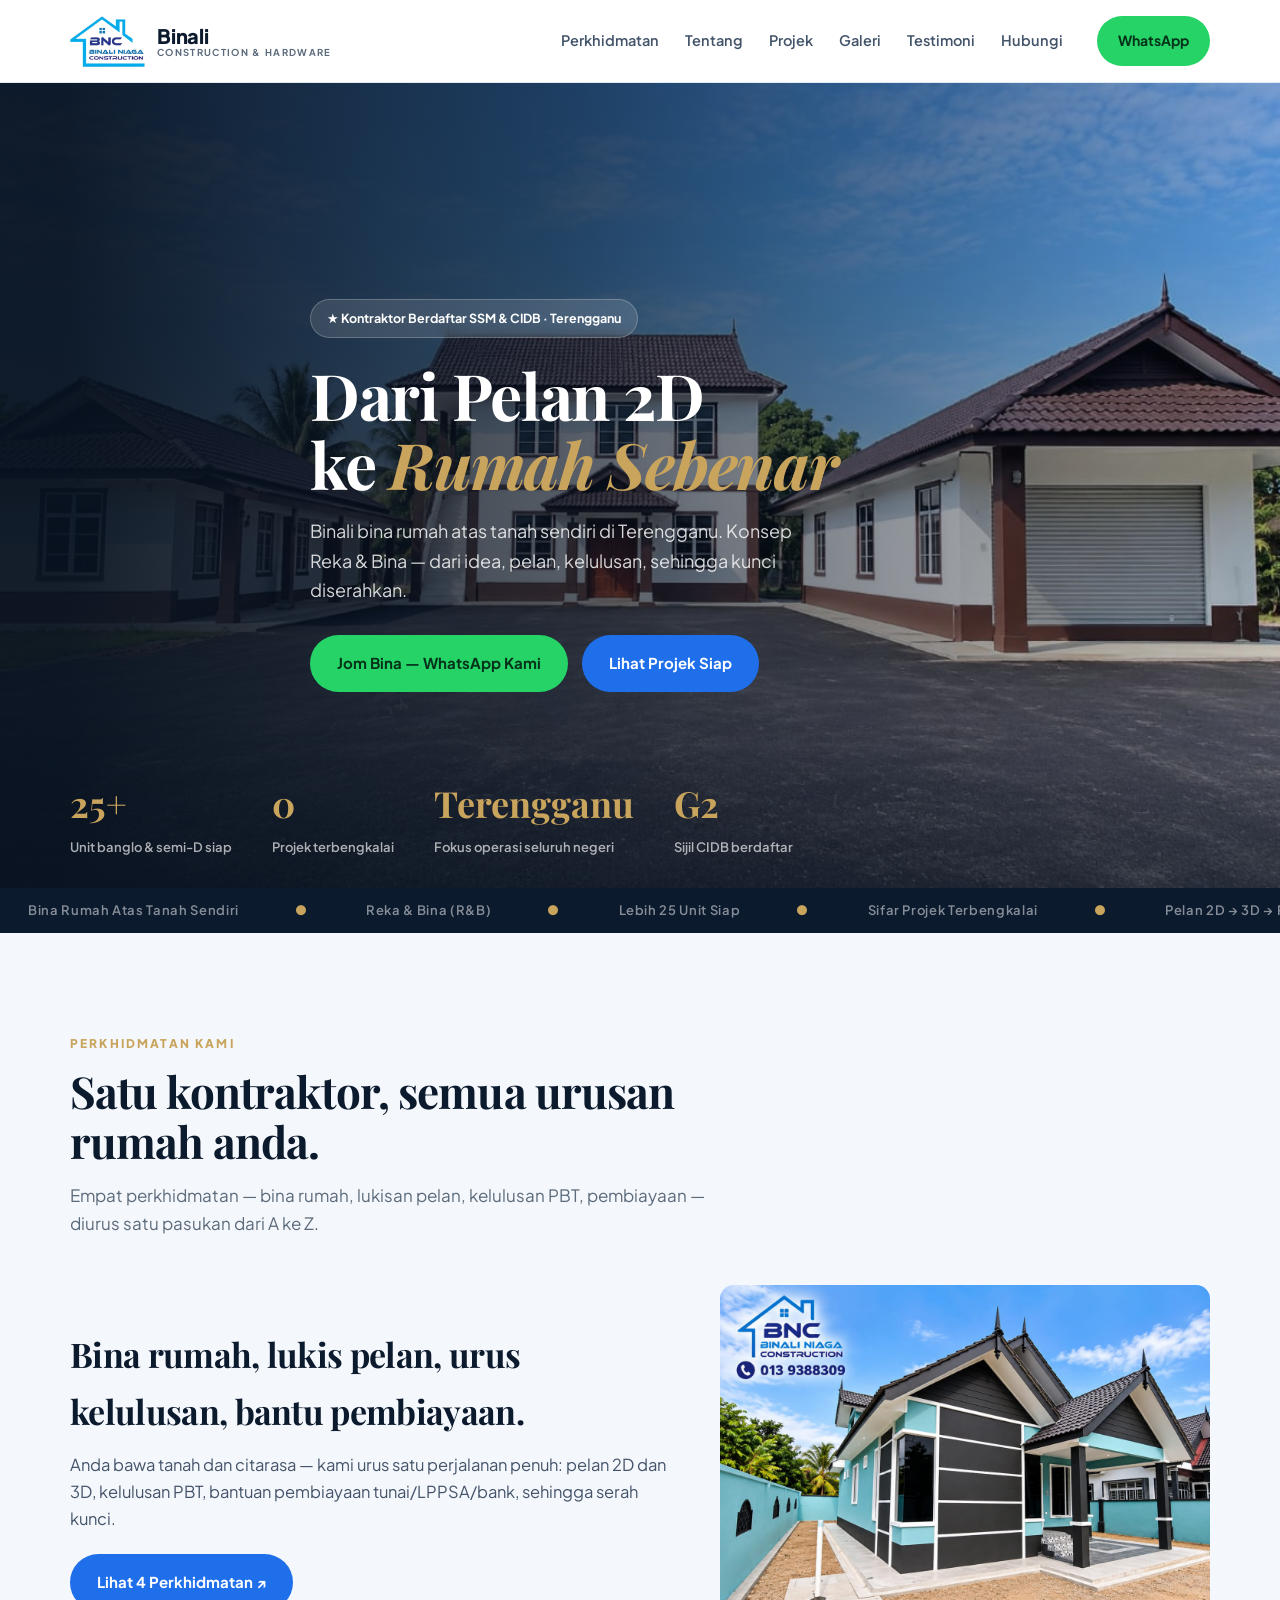
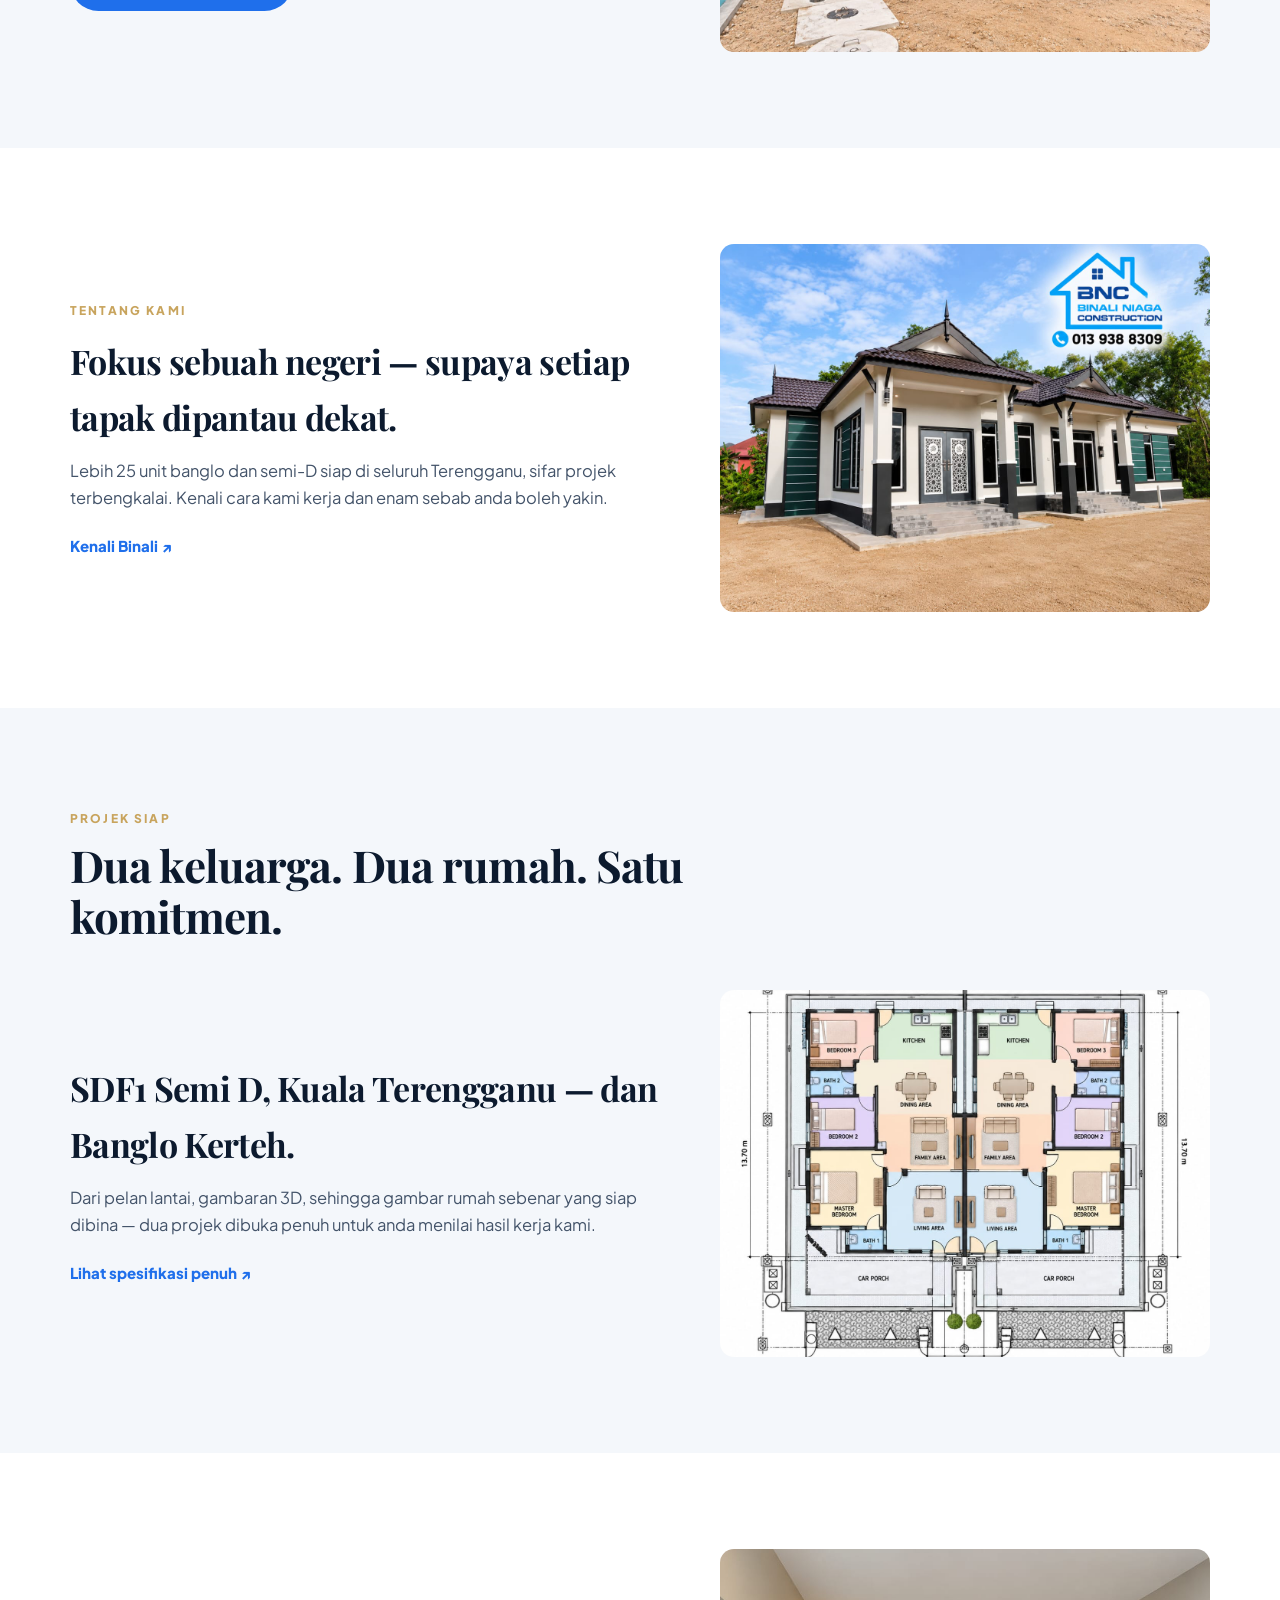
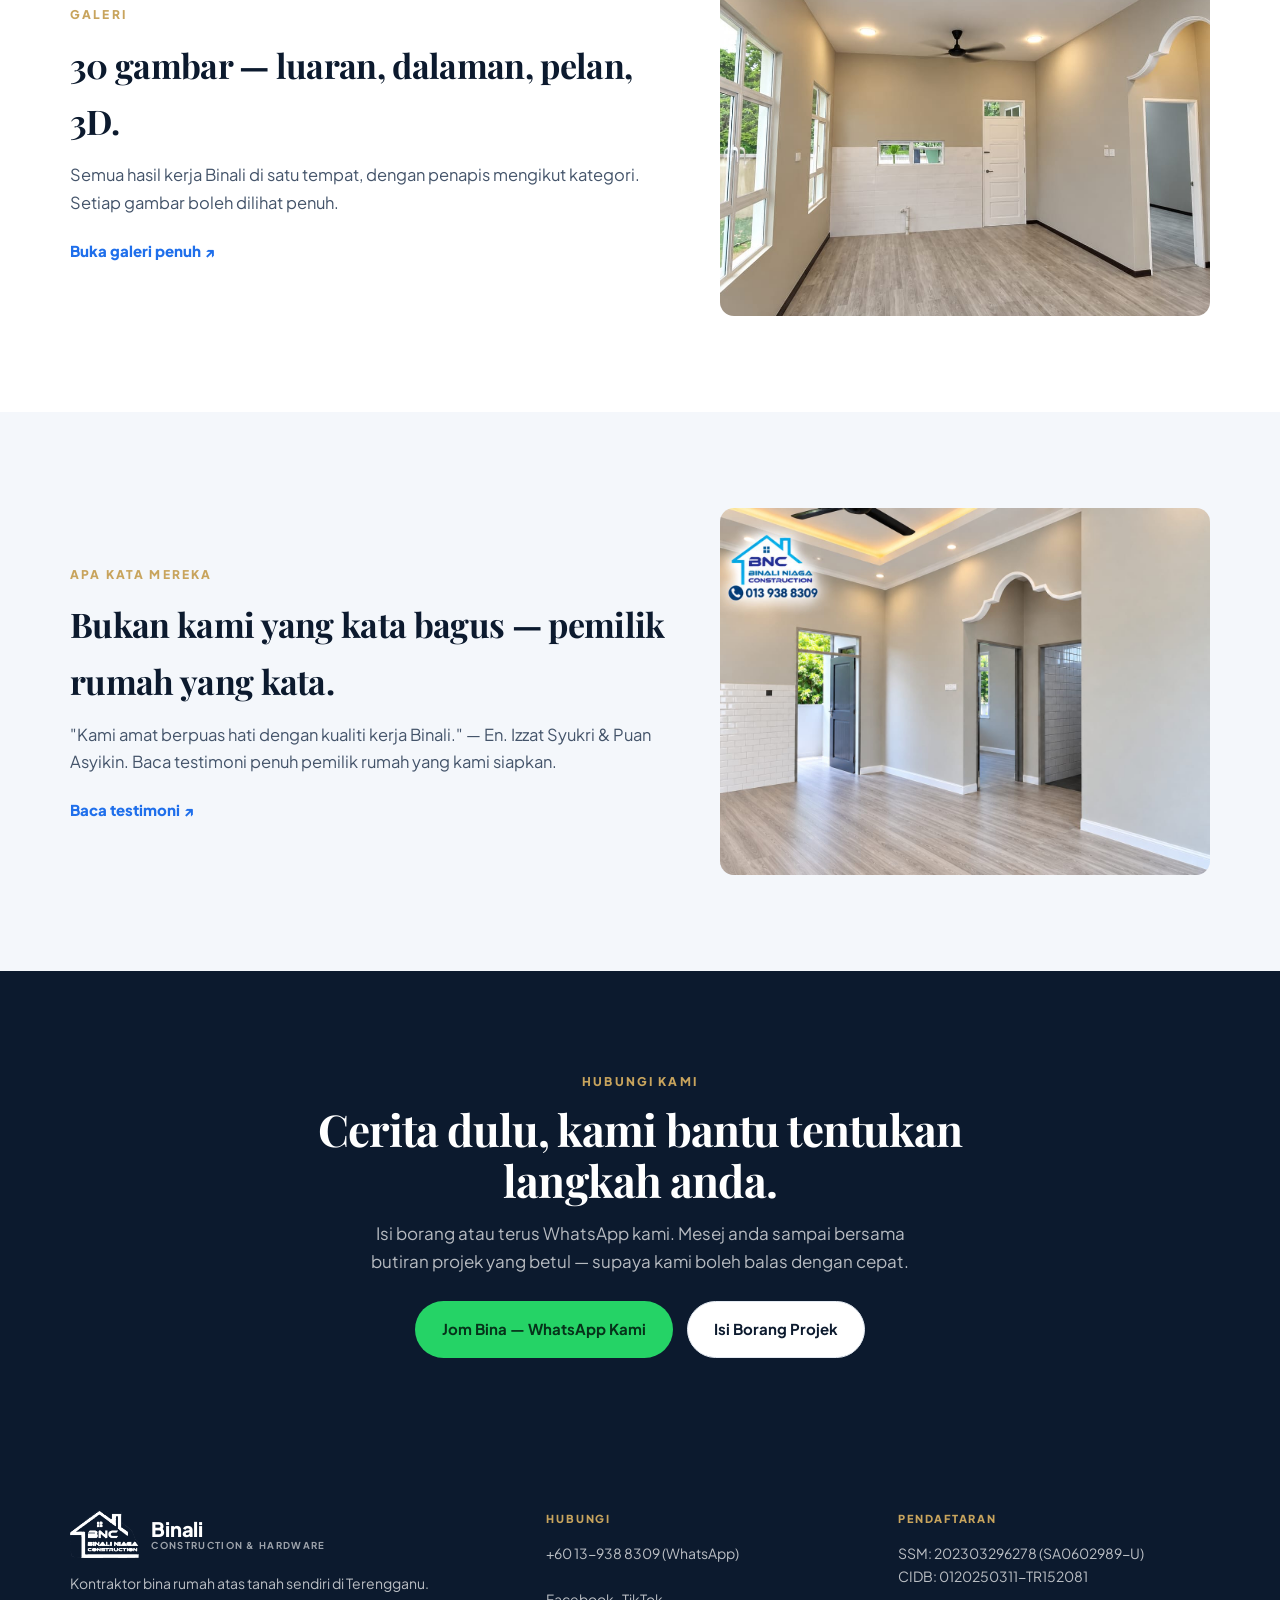
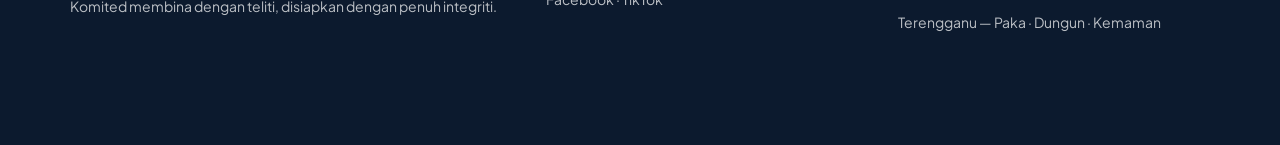
<file: index.html>
<!doctype html>
<html lang="ms">
<head>
<meta charset="utf-8">
<meta name="viewport" content="width=device-width,initial-scale=1">
<title>Binali — Kontraktor Bina Rumah Atas Tanah Sendiri di Terengganu</title>
<meta name="description" content="Binali, kontraktor bina rumah atas tanah sendiri di Terengganu. Lebih 25 unit banglo & semi-D siap tanpa projek terbengkalai. Reka & Bina ikut bajet anda.">
<meta property="og:title" content="Binali — Kontraktor Bina Rumah Atas Tanah Anda | Terengganu">
<meta property="og:description" content="Dari pelan 2D → 3D → rumah siap. Lebih 25 unit banglo & semi-D siap di Terengganu.">
<meta property="og:image" content="https://fahru76.github.io/Binali/assets/IMG-20260917-WA0013.jpg">
<meta property="og:url" content="https://fahru76.github.io/Binali/">
<meta property="og:type" content="website">
<meta name="twitter:card" content="summary_large_image">
<meta name="twitter:image" content="https://fahru76.github.io/Binali/assets/IMG-20260917-WA0013.jpg">
<link rel="icon" type="image/png" href="assets/Binali-logo.png">
<link rel="apple-touch-icon" href="assets/Binali-logo.png">
<link rel="preconnect" href="https://fonts.googleapis.com"><link rel="preconnect" href="https://fonts.gstatic.com" crossorigin>
<link href="https://fonts.googleapis.com/css2?family=Plus+Jakarta+Sans:wght@400;500;600;700;800&family=Playfair+Display:wght@500;600;700&display=swap" rel="stylesheet">
<link rel="stylesheet" href="assets/style.css">
<script type="application/ld+json">
{"@context":"https://schema.org","@type":"LocalBusiness","name":"Binali Construction & Hardware","url":"https://fahru76.github.io/Binali/","image":"https://fahru76.github.io/Binali/assets/Binali-logo.png","telephone":"+60139388309","priceRange":"RM","areaServed":{"@type":"State","name":"Terengganu, Malaysia"},"description":"Kontraktor bina rumah atas tanah sendiri di Terengganu. Lebih 25 unit banglo dan semi-D siap tanpa projek terbengkalai.","identifier":[{"@type":"PropertyValue","propertyID":"SSM","value":"202303296278 (SA0602989-U)"},{"@type":"PropertyValue","propertyID":"CIDB","value":"0120250311-TR152081"}]}
</script>
<style>
/* ===== hub (landing) specific ===== */
.hub-hero{position:relative;background:var(--navy);color:#fff;overflow:hidden;min-height:88vh;display:flex;align-items:center}
.hub-hero .hero-media{position:absolute;inset:0}
.hub-hero .hero-media img{width:100%;height:100%;object-fit:cover;animation:kenburns 12s ease-in-out infinite alternate}
@keyframes kenburns{0%{transform:scale(1) translate(0,0)}100%{transform:scale(1.1) translate(-2%,-1.5%)}}
.hub-hero .hero-media:after{content:'';position:absolute;inset:0;background:linear-gradient(90deg,rgba(8,18,32,.95) 5%,rgba(8,18,32,.68) 45%,rgba(8,18,32,.18) 100%)}
.hub-hero .hero-in{position:relative;z-index:2;padding:120px 0 100px;max-width:660px;width:100%}
.hub-hero h1{font-size:clamp(40px,5.6vw,64px);line-height:1.08;color:#fff;opacity:0;transform:translateY(28px);animation:fadeUp .85s cubic-bezier(.22,1,.36,1) .25s forwards}
.hub-hero h1 em{font-style:italic;color:var(--gold)}
.hub-hero .sub{font-size:18px;opacity:0;transform:translateY(22px);animation:fadeUp .85s cubic-bezier(.22,1,.36,1) .45s forwards;color:rgba(255,255,255,.82);max-width:520px;margin:18px 0 30px}
.hub-hero .cta{display:flex;gap:14px;flex-wrap:wrap;opacity:0;transform:translateY(18px);animation:fadeUp .85s cubic-bezier(.22,1,.36,1) .62s forwards}
.hub-hero .hero-badge{opacity:0;transform:translateY(12px);animation:fadeUp .75s ease-out .05s forwards;display:inline-flex;align-items:center;gap:8px;background:rgba(255,255,255,.12);border:1px solid rgba(255,255,255,.22);backdrop-filter:blur(6px);border-radius:999px;padding:8px 16px;font-size:12.5px;font-weight:700;color:#fff;margin-bottom:22px}
@keyframes fadeUp{to{opacity:1;transform:translateY(0)}}
.hub-stats{position:absolute;bottom:0;left:0;right:0;z-index:3;background:linear-gradient(transparent,rgba(8,18,32,.6));padding:60px 0 28px}
.hub-stats-in{display:flex;gap:40px;flex-wrap:wrap}
.hub-stat{color:#fff}
.hub-stat strong{display:block;font-family:'Playfair Display',serif;font-size:36px;color:var(--gold)}
.hub-stat span{font-size:13px;color:rgba(255,255,255,.66);font-weight:600}
.marquee{background:var(--navy);color:rgba(255,255,255,.5);padding:12px 0;overflow:hidden;white-space:nowrap;font-size:13px;font-weight:600;letter-spacing:.05em}
.marquee-track{display:inline-block;animation:mscroll 28s linear infinite}
@keyframes mscroll{0%{transform:translateX(0)}100%{transform:translateX(-50%)}}
.marquee span{margin:0 28px}.marquee .dot{color:var(--gold)}
section{padding:96px 0;position:relative}
section.soft{background:var(--soft)}
section.dark{background:var(--navy);color:#fff}
.teaser{display:grid;grid-template-columns:1.1fr .9fr;gap:52px;align-items:center}
.teaser h3{font-size:clamp(24px,2.8vw,34px);color:var(--navy);margin-bottom:12px}
section.dark .teaser h3{color:#fff}
.teaser p{color:#44546a;font-size:16.5px;margin:0 0 22px}
section.dark .teaser p{color:rgba(255,255,255,.72)}
.teaser-img{position:relative;display:block}
.teaser-img img{width:100%;border-radius:var(--r);aspect-ratio:4/3;object-fit:cover;transition:transform .4s ease-out}
.teaser-img:hover img{transform:scale(1.03)}
.teaser.flip .teaser-img{order:2}
.t-more{display:inline-flex;align-items:center;gap:8px;font-weight:800;color:var(--blue);font-size:15px}
.t-more:hover{text-decoration:underline}
.cta-band{text-align:center;max-width:720px;margin-inline:auto}
.cta-band .btns{display:flex;gap:14px;justify-content:center;flex-wrap:wrap;margin-top:26px}
[data-reveal]{opacity:0;transform:translateY(32px);transition:opacity .7s ease,transform .7s cubic-bezier(.22,1,.36,1)}
[data-reveal].visible{opacity:1;transform:translateY(0)}
@media(max-width:980px){.hub-hero{min-height:auto;flex-direction:column}.hub-hero .hero-in{width:100%;max-width:none}.hub-stats{position:relative;width:100%;padding:40px 0 20px;background:none}}
@media(max-width:820px){.teaser{grid-template-columns:1fr;gap:26px}.teaser.flip .teaser-img{order:0}}
@media(max-width:600px){section{padding:70px 0}.hub-hero .hero-in{padding:72px 20px 40px}.hub-stats-in{gap:20px}.hub-stat strong{font-size:28px}}
@media(prefers-reduced-motion:reduce){html{scroll-behavior:auto}.hub-hero .hero-media img,.hub-hero h1,.hub-hero .sub,.hub-hero .cta,.hub-hero .hero-badge{animation:none;opacity:1;transform:none}.teaser-img img{transition:none}[data-reveal]{opacity:1;transform:none;transition:none}.marquee-track{animation:none}}
</style>
</head>
<body>

<header>
  <div class="container nav">
    <a class="logo" href="index.html" aria-label="Binali Construction and Hardware — halaman utama">
      <img src="assets/Binali-logo.png" alt="Logo Binali Construction &amp; Hardware" loading="lazy" decoding="async">
      <span class="lt">Binali<small>Construction &amp; Hardware</small></span>
    </a>
    <nav class="navlinks" aria-label="Navigasi utama">
      <a href="perkhidmatan.html">Perkhidmatan</a>
      <a href="tentang.html">Tentang</a>
      <a href="projek.html">Projek</a>
      <a href="galeri.html">Galeri</a>
      <a href="testimoni.html">Testimoni</a>
      <a href="hubungi.html">Hubungi</a>
    </nav>
    <a class="btn wa" href="https://wa.me/60139388309?text=Salam%20Binali%2C%20saya%20nak%20bincang%20projek%20bina%20rumah." target="_blank" rel="noopener">WhatsApp</a>
  </div>
</header>

<main id="atas">

<!-- HERO -->
<section class="hub-hero" id="hero">
  <div class="hero-media"><img src="assets/IMG-20260917-WA0013.jpg" alt="Rumah banglo siap dibina oleh Binali" fetchpriority="high"></div>
  <div class="container hero-in">
    <span class="hero-badge">★ Kontraktor Berdaftar SSM &amp; CIDB · Terengganu</span>
    <h1>Dari Pelan 2D<br>ke <em>Rumah Sebenar</em></h1>
    <p class="sub">Binali bina rumah atas tanah sendiri di Terengganu. Konsep Reka &amp; Bina — dari idea, pelan, kelulusan, sehingga kunci diserahkan.</p>
    <div class="cta">
      <a class="btn wa" href="https://wa.me/60139388309?text=Salam%20Binali%2C%20saya%20berminat%20untuk%20bina%20rumah%20atas%20tanah%20saya." target="_blank" rel="noopener">Jom Bina — WhatsApp Kami</a>
      <a class="btn blue" href="projek.html">Lihat Projek Siap</a>
    </div>
  </div>
  <div class="hub-stats">
    <div class="container hub-stats-in">
      <div class="hub-stat"><strong>25+</strong><span>Unit banglo &amp; semi-D siap</span></div>
      <div class="hub-stat"><strong>0</strong><span>Projek terbengkalai</span></div>
      <div class="hub-stat"><strong>Terengganu</strong><span>Fokus operasi seluruh negeri</span></div>
      <div class="hub-stat"><strong>G2</strong><span>Sijil CIDB berdaftar</span></div>
    </div>
  </div>
</section>

<!-- MARQUEE -->
<div class="marquee" aria-hidden="true">
  <div class="marquee-track">
    <span>Bina Rumah Atas Tanah Sendiri</span><span class="dot">●</span>
    <span>Reka &amp; Bina (R&amp;B)</span><span class="dot">●</span>
    <span>Lebih 25 Unit Siap</span><span class="dot">●</span>
    <span>Sifar Projek Terbengkalai</span><span class="dot">●</span>
    <span>Pelan 2D → 3D → Rumah Siap</span><span class="dot">●</span>
    <span>Terengganu — Paka · Dungun · Kemaman</span><span class="dot">●</span>
    <span>Bina Rumah Atas Tanah Sendiri</span><span class="dot">●</span>
    <span>Reka &amp; Bina (R&amp;B)</span><span class="dot">●</span>
    <span>Lebih 25 Unit Siap</span><span class="dot">●</span>
    <span>Sifar Projek Terbengkalai</span><span class="dot">●</span>
    <span>Pelan 2D → 3D → Rumah Siap</span><span class="dot">●</span>
    <span>Terengganu — Paka · Dungun · Kemaman</span><span class="dot">●</span>
  </div>
</div>

<!-- PERKHIDMATAN teaser -->
<section class="soft" id="perkhidmatan">
  <div class="container">
    <div class="head" data-reveal><span class="eyebrow">Perkhidmatan Kami</span>
      <h2>Satu kontraktor, semua urusan rumah anda.</h2>
      <p>Empat perkhidmatan — bina rumah, lukisan pelan, kelulusan PBT, pembiayaan — diurus satu pasukan dari A ke Z.</p>
    </div>
    <div class="teaser" data-reveal>
      <div>
        <h3>Bina rumah, lukis pelan, urus kelulusan, bantu pembiayaan.</h3>
        <p>Anda bawa tanah dan citarasa — kami urus satu perjalanan penuh: pelan 2D dan 3D, kelulusan PBT, bantuan pembiayaan tunai/LPPSA/bank, sehingga serah kunci.</p>
        <a class="btn blue" href="perkhidmatan.html">Lihat 4 Perkhidmatan ↗</a>
      </div>
      <a class="teaser-img" href="perkhidmatan.html" aria-label="Lihat halaman Perkhidmatan"><img src="assets/IMG-20260918-WA0012.jpg" alt="Banglo setingkat atas tanah sendiri" loading="lazy" decoding="async"></a>
    </div>
  </div>
</section>

<!-- TENTANG teaser -->
<section id="tentang">
  <div class="container">
    <div class="teaser flip" data-reveal>
      <a class="teaser-img" href="tentang.html" aria-label="Lihat halaman Tentang Kami"><img src="assets/IMG-20260917-WA0018.jpg" alt="Fasad rumah kediaman siap dibina Binali" loading="lazy" decoding="async"></a>
      <div>
        <span class="eyebrow">Tentang Kami</span>
        <h3>Fokus sebuah negeri — supaya setiap tapak dipantau dekat.</h3>
        <p>Lebih 25 unit banglo dan semi-D siap di seluruh Terengganu, sifar projek terbengkalai. Kenali cara kami kerja dan enam sebab anda boleh yakin.</p>
        <a class="t-more" href="tentang.html">Kenali Binali ↗</a>
      </div>
    </div>
  </div>
</section>

<!-- PROJEK teaser -->
<section class="soft" id="projek">
  <div class="container">
    <div class="head" data-reveal><span class="eyebrow">Projek Siap</span>
      <h2>Dua keluarga. Dua rumah. Satu komitmen.</h2>
    </div>
    <div class="teaser" data-reveal>
      <div>
        <h3>SDF1 Semi D, Kuala Terengganu — dan Banglo Kerteh.</h3>
        <p>Dari pelan lantai, gambaran 3D, sehingga gambar rumah sebenar yang siap dibina — dua projek dibuka penuh untuk anda menilai hasil kerja kami.</p>
        <a class="t-more" href="projek.html">Lihat spesifikasi penuh ↗</a>
      </div>
      <a class="teaser-img" href="projek.html" aria-label="Lihat halaman Projek"><img src="assets/docx-00.jpeg" alt="Projek SDF1 Semi D — rumah berkembar siap" loading="lazy" decoding="async"></a>
    </div>
  </div>
</section>

<!-- GALERI teaser -->
<section id="galeri">
  <div class="container">
    <div class="teaser flip" data-reveal>
      <a class="teaser-img" href="galeri.html" aria-label="Lihat halaman Galeri"><img src="assets/IMG-20260919-WA0003.jpg" alt="Ruang tamu dan ruang makan" loading="lazy" decoding="async"></a>
      <div>
        <span class="eyebrow">Galeri</span>
        <h3>30 gambar — luaran, dalaman, pelan, 3D.</h3>
        <p>Semua hasil kerja Binali di satu tempat, dengan penapis mengikut kategori. Setiap gambar boleh dilihat penuh.</p>
        <a class="t-more" href="galeri.html">Buka galeri penuh ↗</a>
      </div>
    </div>
  </div>
</section>

<!-- TESTIMONI teaser -->
<section class="soft" id="testimoni">
  <div class="container">
    <div class="teaser" data-reveal>
      <div>
        <span class="eyebrow">Apa Kata Mereka</span>
        <h3>Bukan kami yang kata bagus — pemilik rumah yang kata.</h3>
        <p>"Kami amat berpuas hati dengan kualiti kerja Binali." — En. Izzat Syukri &amp; Puan Asyikin. Baca testimoni penuh pemilik rumah yang kami siapkan.</p>
        <a class="t-more" href="testimoni.html">Baca testimoni ↗</a>
      </div>
      <a class="teaser-img" href="testimoni.html" aria-label="Lihat halaman Testimoni"><img src="assets/IMG-20260919-WA0001.jpg" alt="Feature wall dalaman rumah siap" loading="lazy" decoding="async"></a>
    </div>
  </div>
</section>

<!-- CONTACT teaser -->
<section class="dark" id="hubungi">
  <div class="container cta-band">
    <span class="eyebrow" style="color:var(--gold)">Hubungi Kami</span>
    <h2 style="font-size:clamp(28px,3.6vw,44px);line-height:1.15;color:#fff">Cerita dulu, kami bantu tentukan langkah anda.</h2>
    <p style="color:rgba(255,255,255,.7);font-size:17px;margin:14px auto 0;max-width:560px">Isi borang atau terus WhatsApp kami. Mesej anda sampai bersama butiran projek yang betul — supaya kami boleh balas dengan cepat.</p>
    <div class="btns">
      <a class="btn wa" href="https://wa.me/60139388309?text=Salam%20Binali%2C%20saya%20berminat%20untuk%20bina%20rumah%20atas%20tanah%20saya." target="_blank" rel="noopener">Jom Bina — WhatsApp Kami</a>
      <a class="btn ghost" href="hubungi.html">Isi Borang Projek</a>
    </div>
  </div>
</section>

</main>
<div id="binali-footer"></div>
<script>
(function(){
  document.getElementById('binali-footer').outerHTML=[
  '<footer>',
    '<div class="container footer-grid">',
      '<div>',
        '<div class="logo"><img src="assets/Binali-logo.png" alt="" loading="lazy" decoding="async" style="height:48px;width:auto;filter:brightness(0) invert(1)"><span class="lt">Binali<small>Construction &amp; Hardware</small></span></div>',
        '<p>Kontraktor bina rumah atas tanah sendiri di Terengganu.<br>Komited membina dengan teliti, disiapkan dengan penuh integriti.</p>',
      '</div>',
      '<div><div class="f-eyebrow">Hubungi</div><p><a href="https://wa.me/60139388309" target="_blank" rel="noopener">+60 13-938 8309 (WhatsApp)</a><br><br><a href="https://www.facebook.com/binaliproperties" target="_blank" rel="noopener">Facebook</a> \u00b7 <a href="https://www.tiktok.com/@binali.construction" target="_blank" rel="noopener">TikTok</a></p></div>',
      '<div><div class="f-eyebrow">Pendaftaran</div><p>SSM: 202303296278 (SA0602989-U)<br>CIDB: 0120250311-TR152081<br><br>Terengganu \u2014 Paka \u00b7 Dungun \u00b7 Kemaman</p></div>',
    '</div>',
  '</footer>',
  '<div class="mobile" aria-label="Bar tindakan pantas">',
    '<a class="call" href="tel:+60139388309">Telefon</a>',
    '<a class="primary" href="https://wa.me/60139388309" target="_blank" rel="noopener">WhatsApp Kami</a>',
    '<a class="msg" href="hubungi.html">Borang</a>',
  '</div>'].join('');
})();
</script>




<script>
const hd=document.querySelector('header');
addEventListener('scroll',()=>hd.classList.toggle('scrolled',scrollY>10),{passive:true});
const rv=new IntersectionObserver((e)=>e.forEach(x=>{if(x.isIntersecting){x.target.classList.add('visible');rv.unobserve(x.target)}}),{threshold:.12,rootMargin:'0px 0px -48px 0px'});
document.querySelectorAll('[data-reveal]').forEach(e=>rv.observe(e));
</script>
</body>
</html>
</file>
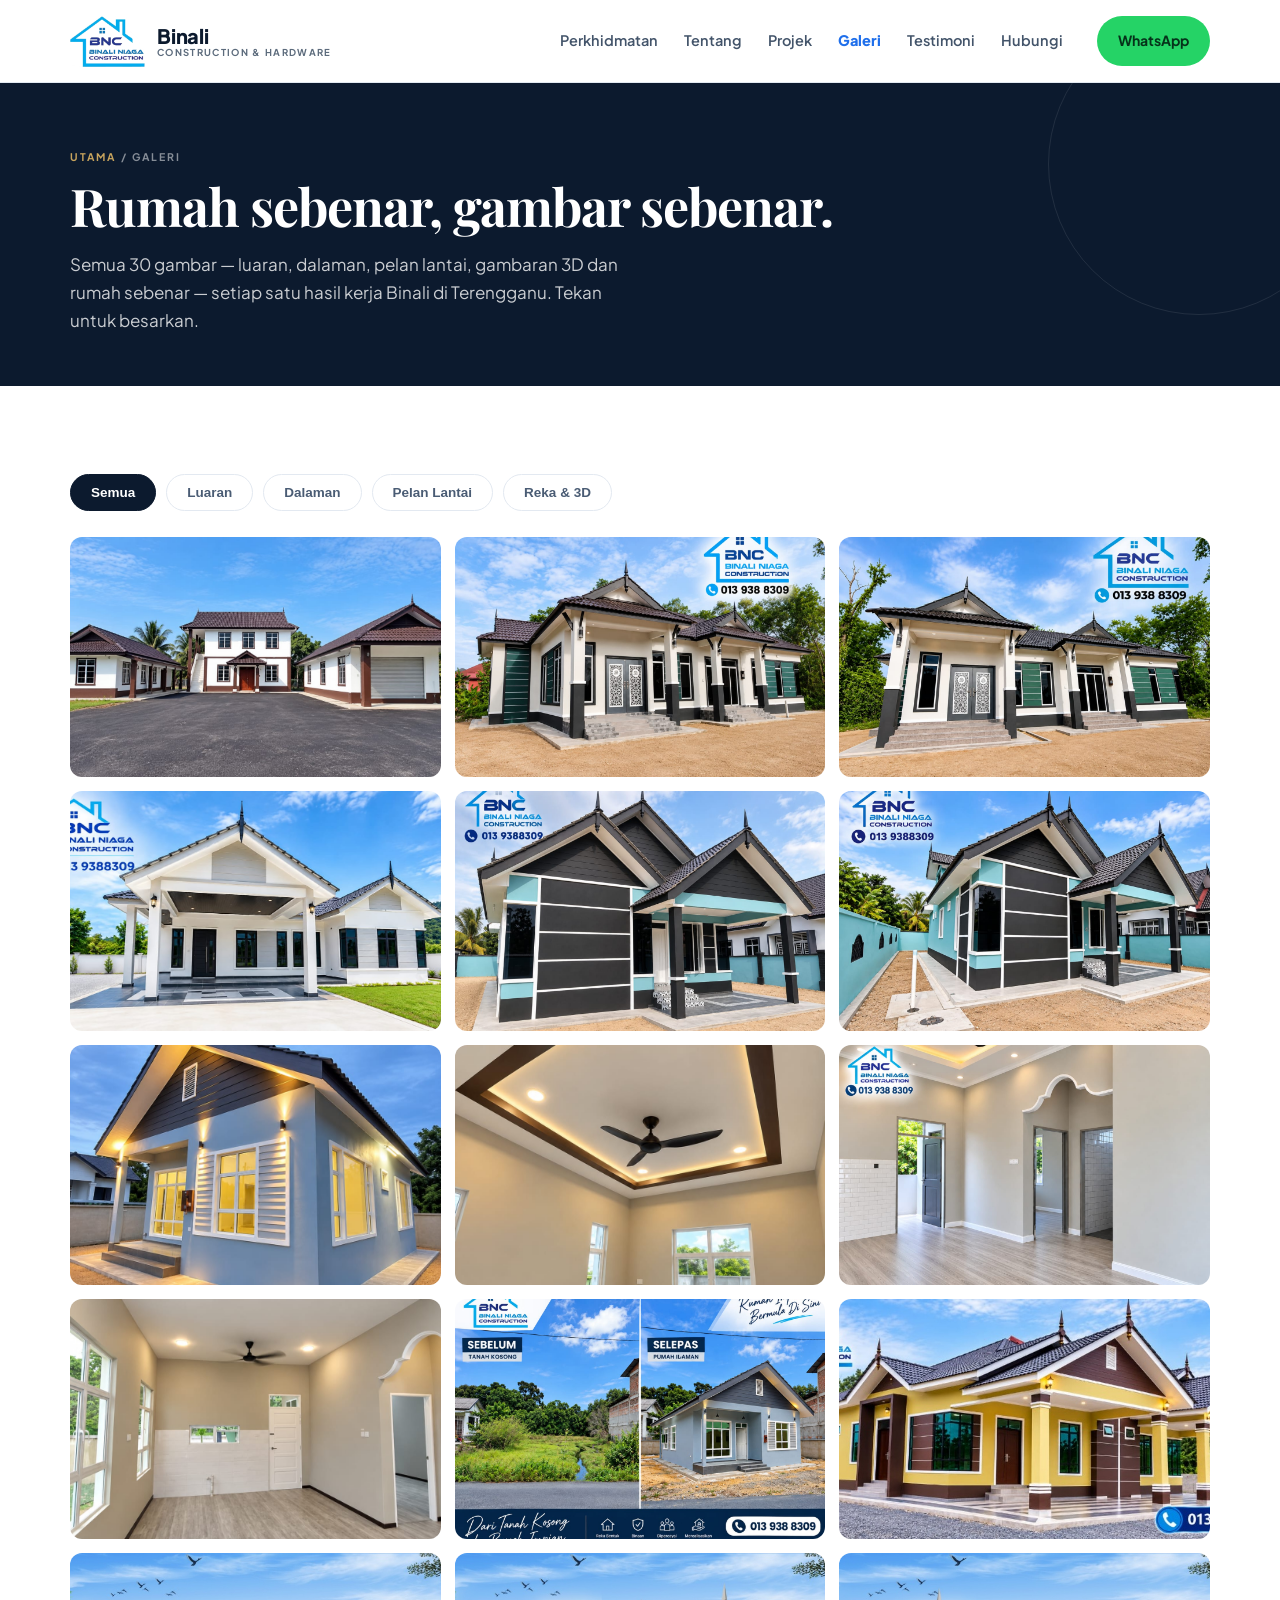
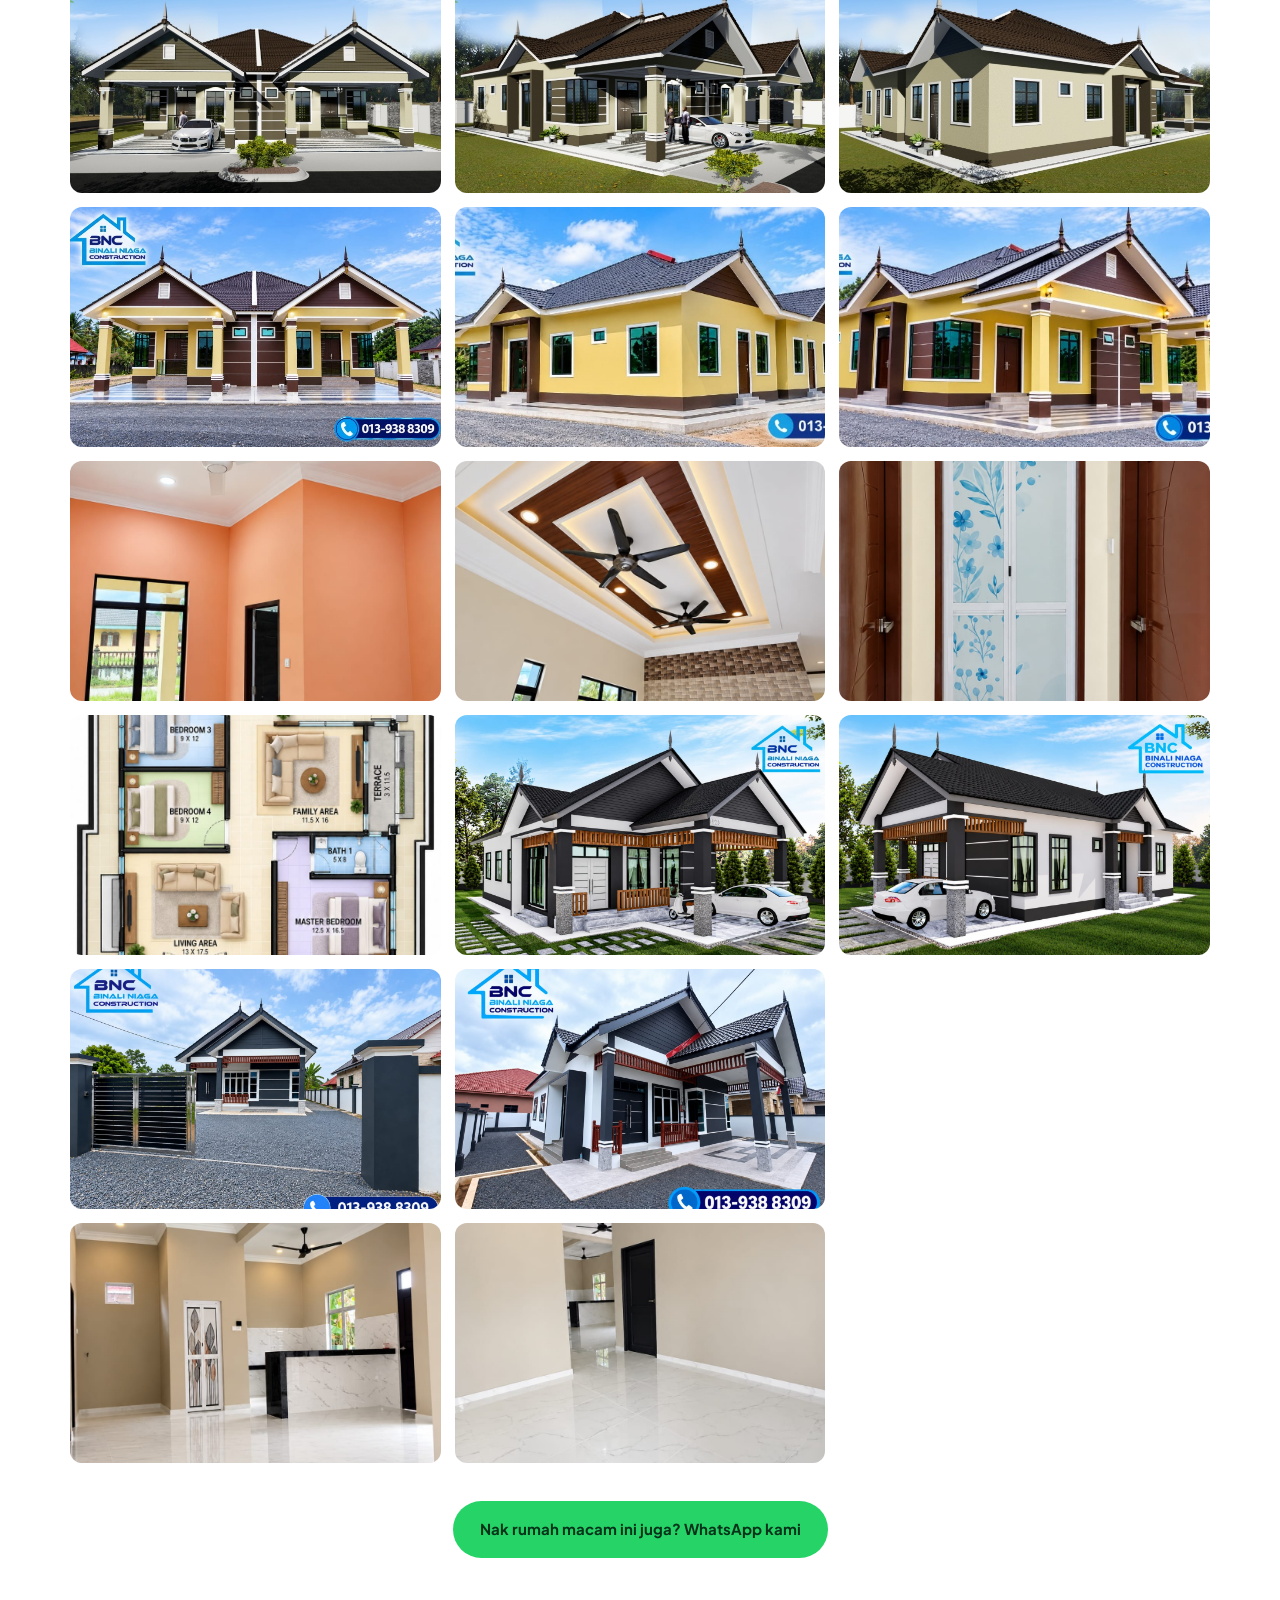
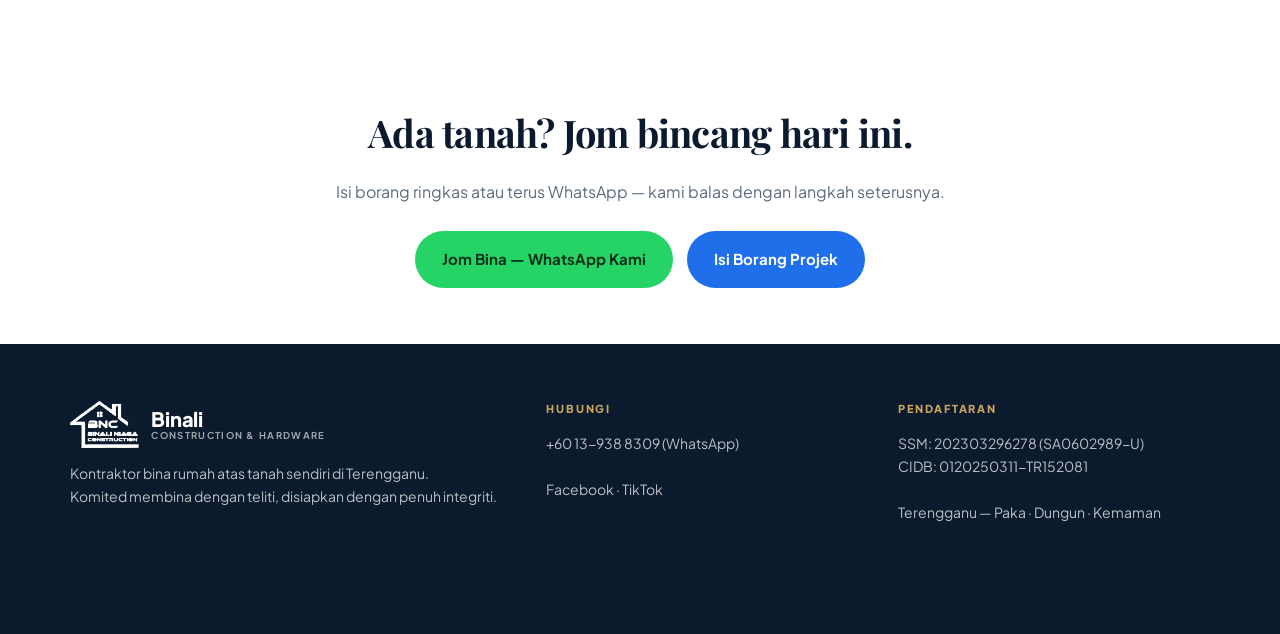
<file: galeri.html>
<!doctype html>
<html lang="ms">
<head>
<meta charset="utf-8">
<meta name="viewport" content="width=device-width,initial-scale=1">
<title>Galeri — Binali Construction &amp; Hardware</title>
<meta name="description" content="Galeri penuh projek Binali: luaran, dalaman, pelan lantai, gambaran 3D dan rumah sebenar di Terengganu.">
<meta property="og:title" content="Galeri — Binali Construction &amp; Hardware">
<meta property="og:description" content="Galeri penuh projek Binali: luaran, dalaman, pelan lantai, gambaran 3D dan rumah sebenar di Terengganu.">
<meta property="og:image" content="https://fahru76.github.io/Binali/assets/IMG-20260917-WA0013.jpg">
<meta property="og:url" content="https://fahru76.github.io/Binali/">
<meta property="og:type" content="website">
<link rel="icon" type="image/png" href="assets/Binali-logo.png">
<link rel="preconnect" href="https://fonts.googleapis.com"><link rel="preconnect" href="https://fonts.gstatic.com" crossorigin>
<link href="https://fonts.googleapis.com/css2?family=Plus+Jakarta+Sans:wght@400;500;600;700;800&family=Playfair+Display:wght@500;600;700&display=swap" rel="stylesheet">
<link rel="stylesheet" href="assets/style.css">
</head>
<body>
<header>
  <div class="container nav">
    <a class="logo" href="index.html" aria-label="Binali Construction and Hardware — halaman utama">
      <img src="assets/Binali-logo.png" alt="Logo Binali Construction &amp; Hardware" loading="lazy" decoding="async">
      <span class="lt">Binali<small>Construction &amp; Hardware</small></span>
    </a>
    <nav class="navlinks" aria-label="Navigasi utama">
      <a href="perkhidmatan.html">Perkhidmatan</a>
      <a href="tentang.html">Tentang</a>
      <a href="projek.html">Projek</a>
      <a href="galeri.html" class="active">Galeri</a>
      <a href="testimoni.html">Testimoni</a>
      <a href="hubungi.html">Hubungi</a>
    </nav>
    <a class="btn wa" href="https://wa.me/60139388309?text=Salam%20Binali%2C%20saya%20nak%20bincang%20projek%20bina%20rumah." target="_blank" rel="noopener">WhatsApp</a>
  </div>
</header>
<main id="atas"><section class="page-hero">
  <div class="container">
    <p class="crumb"><a href="index.html">Utama</a> / Galeri</p>
    <h1>Rumah sebenar, gambar sebenar.</h1>
    <p class="lede">Semua 30 gambar — luaran, dalaman, pelan lantai, gambaran 3D dan rumah sebenar — setiap satu hasil kerja Binali di Terengganu. Tekan untuk besarkan.</p>
  </div>
</section>
<div class="band">
  <div class="container">
    <div class="filters" role="group" aria-label="Penapis galeri">
      <button class="filter active" data-filter="all">Semua</button>
      <button class="filter" data-filter="exterior">Luaran</button>
      <button class="filter" data-filter="interior">Dalaman</button>
      <button class="filter" data-filter="plan">Pelan Lantai</button>
      <button class="filter" data-filter="render">Reka &amp; 3D</button>
    </div>
    <div class="gallery">
      <button data-cat="exterior" data-src="assets/IMG-20260917-WA0013.jpg" data-cap="Banglo setingkat — kawasan hadapan"><img src="assets/IMG-20260917-WA0013.jpg" alt="Banglo setingkat — kawasan hadapan" loading="lazy" decoding="async"><small>Banglo · luaran</small></button>
      <button data-cat="exterior" data-src="assets/IMG-20260917-WA0018.jpg" data-cap="Fasad dan pintu masuk rumah"><img src="assets/IMG-20260917-WA0018.jpg" alt="Fasad dan pintu masuk rumah" loading="lazy" decoding="async"><small>Fasad · luaran</small></button>
      <button data-cat="exterior" data-src="assets/IMG-20260917-WA0021.jpg" data-cap="Anjung dan pintu masuk"><img src="assets/IMG-20260917-WA0021.jpg" alt="Anjung dan pintu masuk" loading="lazy" decoding="async"><small>Anjung · luaran</small></button>
      <button data-cat="exterior" data-src="assets/IMG-20260917-WA0029.jpg" data-cap="Rumah putih dengan anjung hadapan"><img src="assets/IMG-20260917-WA0029.jpg" alt="Rumah putih dengan anjung hadapan" loading="lazy" decoding="async"><small>Elevasi · luaran</small></button>
      <button data-cat="exterior" data-src="assets/IMG-20260918-WA0009.jpg" data-cap="Fasad moden dengan garaj"><img src="assets/IMG-20260918-WA0009.jpg" alt="Fasad moden dengan garaj" loading="lazy" decoding="async"><small>Garaj · luaran</small></button>
      <button data-cat="exterior" data-src="assets/IMG-20260918-WA0012.jpg" data-cap="Banglo setingkat dengan anjung"><img src="assets/IMG-20260918-WA0012.jpg" alt="Banglo setingkat dengan anjung" loading="lazy" decoding="async"><small>Banglo · luaran</small></button>
      <button data-cat="exterior" data-src="assets/IMG-20260919-WA0006.jpg" data-cap="Rumah dengan lampu luaran"><img src="assets/IMG-20260919-WA0006.jpg" alt="Rumah dengan lampu luaran" loading="lazy" decoding="async"><small>Pencahayaan · luaran</small></button>
      <button data-cat="interior" data-src="assets/IMG-20260919-WA0000.jpg" data-cap="Siling dan kemasan dalaman"><img src="assets/IMG-20260919-WA0000.jpg" alt="Siling dan kemasan dalaman" loading="lazy" decoding="async"><small>Siling · dalaman</small></button>
      <button data-cat="interior" data-src="assets/IMG-20260919-WA0001.jpg" data-cap="Ruang dalaman dengan feature wall"><img src="assets/IMG-20260919-WA0001.jpg" alt="Ruang dalaman dengan feature wall" loading="lazy" decoding="async"><small>Feature wall · dalaman</small></button>
      <button data-cat="interior" data-src="assets/IMG-20260919-WA0003.jpg" data-cap="Ruang tamu dan ruang makan"><img src="assets/IMG-20260919-WA0003.jpg" alt="Ruang tamu dan ruang makan" loading="lazy" decoding="async"><small>Ruang tamu · dalaman</small></button>
      <button data-cat="interior" data-src="assets/IMG-20260919-WA0008.jpg" data-cap="Kemasan ruang dalaman"><img src="assets/IMG-20260919-WA0008.jpg" alt="Kemasan ruang dalaman" loading="lazy" decoding="async"><small>Kemasan · dalaman</small></button>
      <button data-cat="exterior" data-src="assets/docx-16.jpeg" data-cap="Pandangan luaran projek SDF1"><img src="assets/docx-16.jpeg" alt="Pandangan luaran projek SDF1" loading="lazy" decoding="async"><small>SDF1 · luaran</small></button>
      <button data-cat="plan" data-src="assets/docx-11.jpeg" data-cap="Pelan lantai SDF1 — helaian 1"><img src="assets/docx-11.jpeg" alt="Pelan lantai SDF1 — helaian 1" loading="lazy" decoding="async"><small>Pelan · SDF1</small></button>
      <button data-cat="plan" data-src="assets/docx-12.jpeg" data-cap="Pelan lantai SDF1 — helaian 2"><img src="assets/docx-12.jpeg" alt="Pelan lantai SDF1 — helaian 2" loading="lazy" decoding="async"><small>Pelan · SDF1</small></button>
      <button data-cat="plan" data-src="assets/docx-13.jpeg" data-cap="Pelan lantai SDF1 — helaian 3"><img src="assets/docx-13.jpeg" alt="Pelan lantai SDF1 — helaian 3" loading="lazy" decoding="async"><small>Pelan · SDF1</small></button>
      <button data-cat="render" data-src="assets/docx-14.jpeg" data-cap="Gambaran 3D SDF1 — 1"><img src="assets/docx-14.jpeg" alt="Gambaran 3D SDF1 — 1" loading="lazy" decoding="async"><small>3D · SDF1</small></button>
      <button data-cat="render" data-src="assets/docx-15.jpeg" data-cap="Gambaran 3D SDF1 — 2"><img src="assets/docx-15.jpeg" alt="Gambaran 3D SDF1 — 2" loading="lazy" decoding="async"><small>3D · SDF1</small></button>
      <button data-cat="render" data-src="assets/docx-16.jpeg" data-cap="Gambaran 3D SDF1 — 3"><img src="assets/docx-16.jpeg" alt="Gambaran 3D SDF1 — 3" loading="lazy" decoding="async"><small>3D · SDF1</small></button>
      <button data-cat="interior" data-src="assets/docx-17.jpeg" data-cap="Dalaman siap SDF1 — 1"><img src="assets/docx-17.jpeg" alt="Dalaman siap SDF1 — 1" loading="lazy" decoding="async"><small>Dalaman · SDF1</small></button>
      <button data-cat="interior" data-src="assets/docx-18.jpeg" data-cap="Dalaman siap SDF1 — 2"><img src="assets/docx-18.jpeg" alt="Dalaman siap SDF1 — 2" loading="lazy" decoding="async"><small>Dalaman · SDF1</small></button>
      <button data-cat="interior" data-src="assets/docx-01.jpeg" data-cap="Dalaman siap SDF1 — 3"><img src="assets/docx-01.jpeg" alt="Dalaman siap SDF1 — 3" loading="lazy" decoding="async"><small>Dalaman · SDF1</small></button>
      <button data-cat="render" data-src="assets/docx-02.jpeg" data-cap="Reka bentuk SKT — 1"><img src="assets/docx-02.jpeg" alt="Reka bentuk SKT — 1" loading="lazy" decoding="async"><small>Reka · SKT</small></button>
      <button data-cat="render" data-src="assets/docx-03.jpeg" data-cap="Reka bentuk SKT — 2"><img src="assets/docx-03.jpeg" alt="Reka bentuk SKT — 2" loading="lazy" decoding="async"><small>Reka · SKT</small></button>
      <button data-cat="render" data-src="assets/docx-04.jpeg" data-cap="Reka bentuk SKT — 3"><img src="assets/docx-04.jpeg" alt="Reka bentuk SKT — 3" loading="lazy" decoding="async"><small>Reka · SKT</small></button>
      <button data-cat="exterior" data-src="assets/docx-05.jpeg" data-cap="Rumah sebenar SKT — 1"><img src="assets/docx-05.jpeg" alt="Rumah sebenar SKT — 1" loading="lazy" decoding="async"><small>Sebenar · SKT</small></button>
      <button data-cat="exterior" data-src="assets/docx-06.jpeg" data-cap="Rumah sebenar SKT — 2"><img src="assets/docx-06.jpeg" alt="Rumah sebenar SKT — 2" loading="lazy" decoding="async"><small>Sebenar · SKT</small></button>
      <button data-cat="exterior" data-src="assets/docx-07.jpeg" data-cap="Rumah sebenar SKT — 3"><img src="assets/docx-07.jpeg" alt="Rumah sebenar SKT — 3" loading="lazy" decoding="async"><small>Sebenar · SKT</small></button>
      <button data-cat="exterior" data-src="assets/docx-08.jpeg" data-cap="Rumah sebenar SKT — 4"><img src="assets/docx-08.jpeg" alt="Rumah sebenar SKT — 4" loading="lazy" decoding="async"><small>Sebenar · SKT</small></button>
      <button data-cat="exterior" data-src="assets/docx-09.jpeg" data-cap="Rumah sebenar SKT — 5"><img src="assets/docx-09.jpeg" alt="Rumah sebenar SKT — 5" loading="lazy" decoding="async"><small>Sebenar · SKT</small></button>
      <button data-cat="exterior" data-src="assets/docx-10.jpeg" data-cap="Rumah sebenar SKT — 6"><img src="assets/docx-10.jpeg" alt="Rumah sebenar SKT — 6" loading="lazy" decoding="async"><small>Sebenar · SKT</small></button>
    </div>
    <div style="text-align:center;margin-top:38px"><a class="btn wa" href="https://wa.me/60139388309?text=Salam%20Binali%2C%20saya%20tengok%20galeri%20projek%20anda.%20Saya%20nak%20tanya%20tentang%20rumah%20saya." target="_blank" rel="noopener">Nak rumah macam ini juga? WhatsApp kami</a></div>
  </div>
</div>
<div class="band tight">
  <div class="container cta-band">
    <h2 style="font-size:clamp(26px,3vw,38px);color:var(--navy)">Ada tanah? Jom bincang hari ini.</h2>
    <p style="color:var(--muted);margin:14px 0 0">Isi borang ringkas atau terus WhatsApp — kami balas dengan langkah seterusnya.</p>
    <div class="btns">
      <a class="btn wa" href="https://wa.me/60139388309?text=Salam%20Binali%2C%20saya%20berminat%20bina%20rumah%20atas%20tanah%20saya." target="_blank" rel="noopener">Jom Bina — WhatsApp Kami</a>
      <a class="btn blue" href="hubungi.html">Isi Borang Projek</a>
    </div>
  </div>
</div>
</main>
<div id="binali-footer"></div>
<script>
(function(){
  document.getElementById('binali-footer').outerHTML=[
  '<footer>',
    '<div class="container footer-grid">',
      '<div>',
        '<div class="logo"><img src="assets/Binali-logo.png" alt="" loading="lazy" decoding="async" style="height:48px;width:auto;filter:brightness(0) invert(1)"><span class="lt">Binali<small>Construction &amp; Hardware</small></span></div>',
        '<p>Kontraktor bina rumah atas tanah sendiri di Terengganu.<br>Komited membina dengan teliti, disiapkan dengan penuh integriti.</p>',
      '</div>',
      '<div><div class="f-eyebrow">Hubungi</div><p><a href="https://wa.me/60139388309" target="_blank" rel="noopener">+60 13-938 8309 (WhatsApp)</a><br><br><a href="https://www.facebook.com/binaliproperties" target="_blank" rel="noopener">Facebook</a> \u00b7 <a href="https://www.tiktok.com/@binali.construction" target="_blank" rel="noopener">TikTok</a></p></div>',
      '<div><div class="f-eyebrow">Pendaftaran</div><p>SSM: 202303296278 (SA0602989-U)<br>CIDB: 0120250311-TR152081<br><br>Terengganu \u2014 Paka \u00b7 Dungun \u00b7 Kemaman</p></div>',
    '</div>',
  '</footer>',
  '<div class="mobile" aria-label="Bar tindakan pantas">',
    '<a class="call" href="tel:+60139388309">Telefon</a>',
    '<a class="primary" href="https://wa.me/60139388309" target="_blank" rel="noopener">WhatsApp Kami</a>',
    '<a class="msg" href="hubungi.html">Borang</a>',
  '</div>'].join('');
})();
</script>


<script>
const hd=document.querySelector('header');
addEventListener('scroll',()=>hd.classList.toggle('scrolled',scrollY>10),{passive:true});
const rv=new IntersectionObserver((e)=>e.forEach(x=>{if(x.isIntersecting){x.target.classList.add('visible');rv.unobserve(x.target)}}),{threshold:.12,rootMargin:'0px 0px -48px 0px'});
document.querySelectorAll('[data-reveal]').forEach(e=>rv.observe(e));



/* Gallery filter */
document.querySelectorAll('.filter').forEach(f=>f.onclick=()=>{
  document.querySelectorAll('.filter').forEach(x=>x.classList.remove('active'));
  f.classList.add('active');
  document.querySelectorAll('.gallery button').forEach(x=>
    x.classList.toggle('hidden',f.dataset.filter!=='all'&&x.dataset.cat!==f.dataset.filter));
});

/* Lightbox + stage lightbox */
const lb=document.createElement('dialog');
lb.style.cssText='padding:0;border:0;background:#0a1626;max-width:92vw';
lb.innerHTML='<img style="max-height:82vh;max-width:88vw;display:block" alt=""><p style="color:#cfd9e6;font:14px/1.5 Arial;margin:10px 14px 14px"></p>';
document.body.append(lb);
const shots=[...document.querySelectorAll('[data-src]')];
let idx=0;
function show(i){idx=(i+shots.length)%shots.length;const b=shots[idx];
  lb.querySelector('img').src=b.dataset.src;lb.querySelector('img').alt=b.dataset.cap||'';
  lb.querySelector('p').textContent=b.dataset.cap||'';}
shots.forEach((b,i)=>b.onclick=()=>{show(i);lb.showModal()});
lb.onclick=e=>{if(e.target===lb)lb.close()};
addEventListener('keydown',e=>{if(!lb.open)return;
  if(e.key==='ArrowRight')show(idx+1);if(e.key==='ArrowLeft')show(idx-1);});
</script>
</body>
</html>
</file>
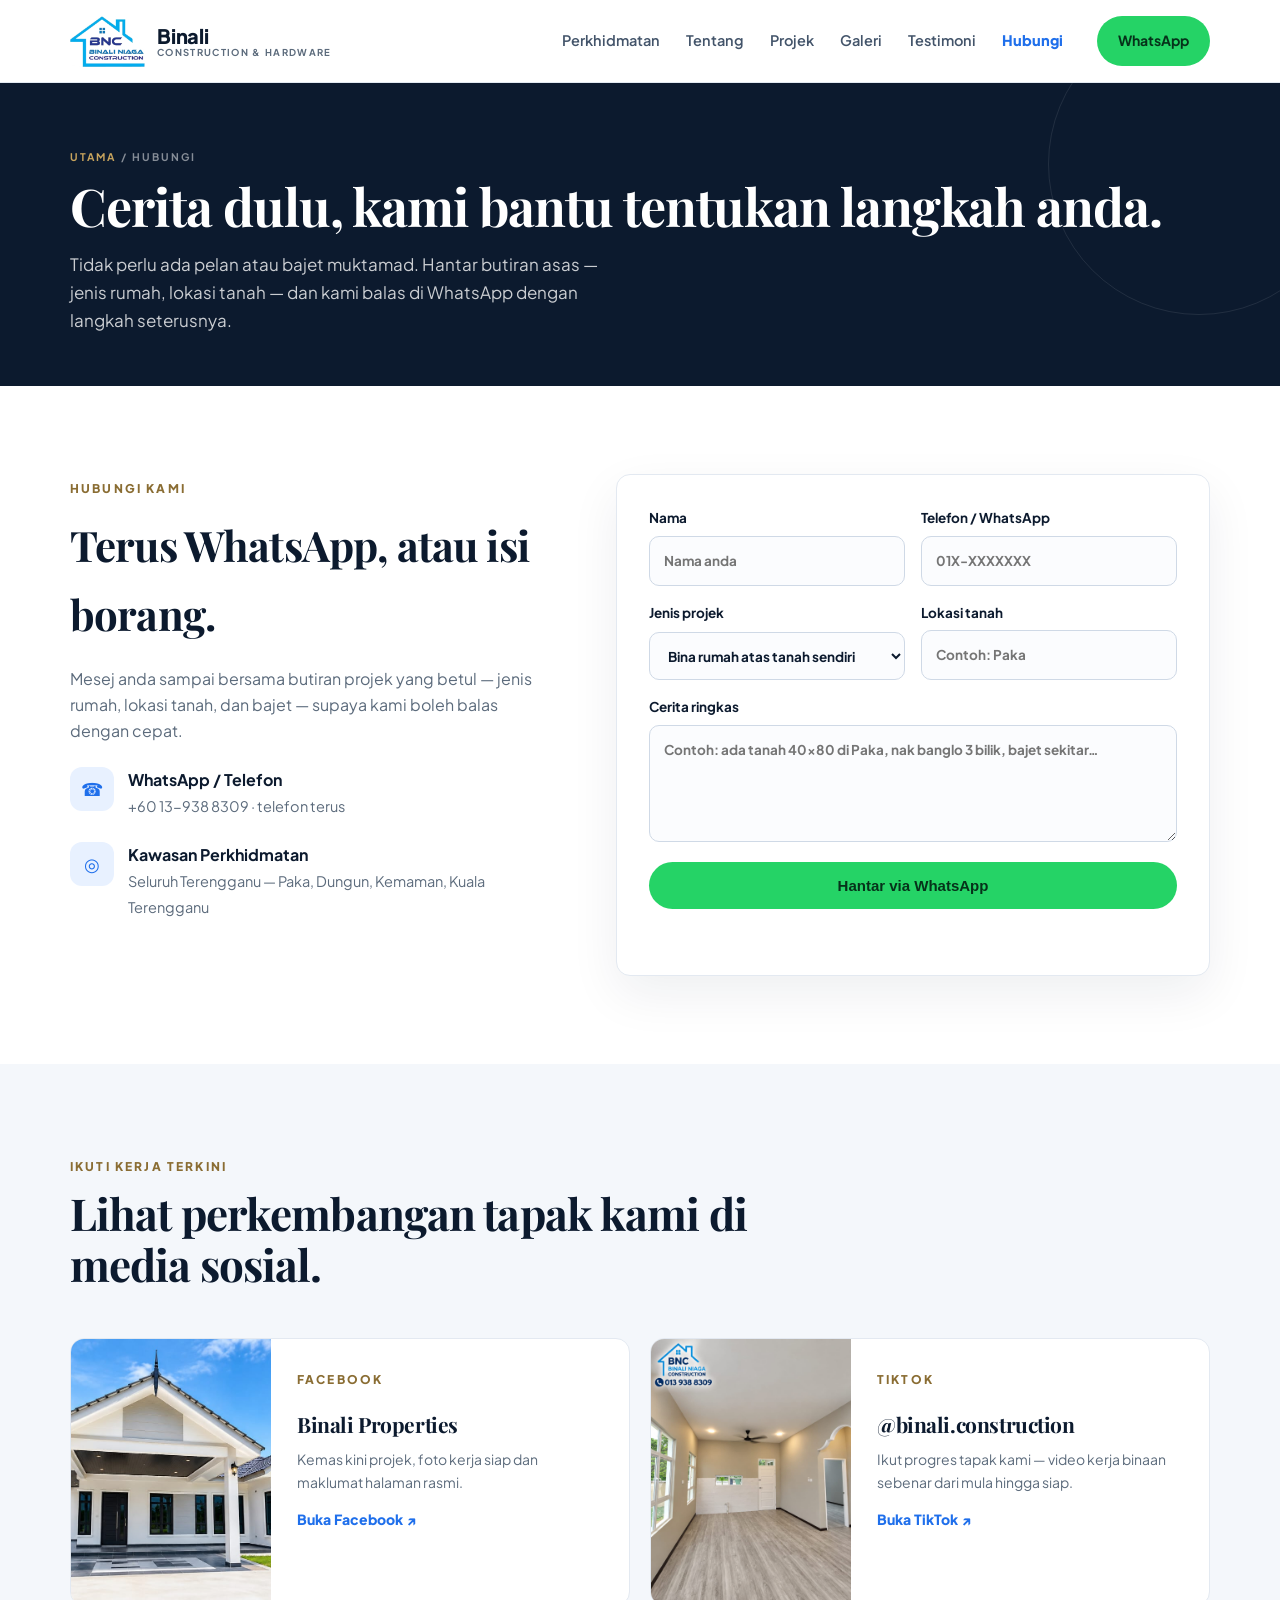
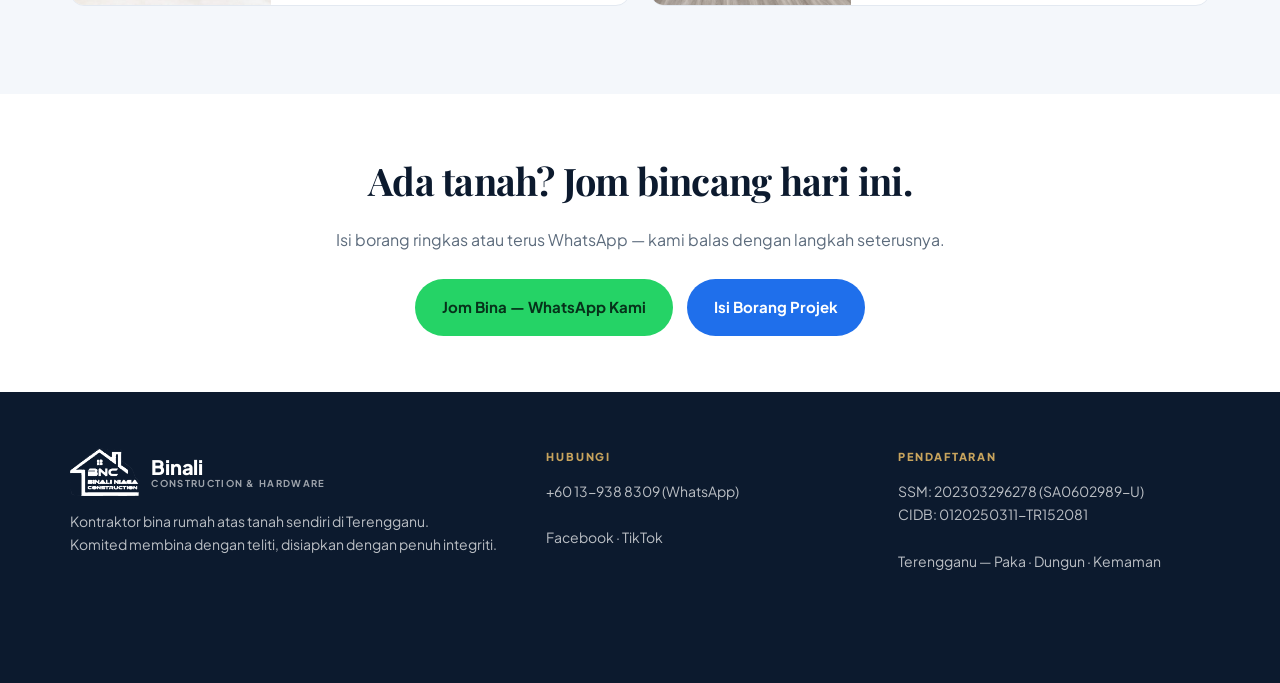
<file: hubungi.html>
<!doctype html>
<html lang="ms">
<head>
<meta charset="utf-8">
<meta name="viewport" content="width=device-width,initial-scale=1">
<title>Hubungi Kami — Binali Construction &amp; Hardware</title>
<meta name="description" content="Hubungi Binali: WhatsApp +60 13-938 8309 atau isi borang projek. Seluruh Terengganu.">
<meta property="og:title" content="Hubungi Kami — Binali Construction &amp; Hardware">
<meta property="og:description" content="Hubungi Binali: WhatsApp +60 13-938 8309 atau isi borang projek. Seluruh Terengganu.">
<meta property="og:image" content="https://fahru76.github.io/Binali/assets/IMG-20260917-WA0013.jpg">
<meta property="og:url" content="https://fahru76.github.io/Binali/">
<meta property="og:type" content="website">
<link rel="icon" type="image/png" href="assets/Binali-logo.png">
<link rel="preconnect" href="https://fonts.googleapis.com"><link rel="preconnect" href="https://fonts.gstatic.com" crossorigin>
<link href="https://fonts.googleapis.com/css2?family=Plus+Jakarta+Sans:wght@400;500;600;700;800&family=Playfair+Display:wght@500;600;700&display=swap" rel="stylesheet">
<link rel="stylesheet" href="assets/style.css">
</head>
<body>
<header>
  <div class="container nav">
    <a class="logo" href="index.html" aria-label="Binali Construction and Hardware — halaman utama">
      <img src="assets/Binali-logo.png" alt="Logo Binali Construction &amp; Hardware" loading="lazy" decoding="async">
      <span class="lt">Binali<small>Construction &amp; Hardware</small></span>
    </a>
    <nav class="navlinks" aria-label="Navigasi utama">
      <a href="perkhidmatan.html">Perkhidmatan</a>
      <a href="tentang.html">Tentang</a>
      <a href="projek.html">Projek</a>
      <a href="galeri.html">Galeri</a>
      <a href="testimoni.html">Testimoni</a>
      <a href="hubungi.html" class="active">Hubungi</a>
    </nav>
    <a class="btn wa" href="https://wa.me/60139388309?text=Salam%20Binali%2C%20saya%20nak%20bincang%20projek%20bina%20rumah." target="_blank" rel="noopener">WhatsApp</a>
  </div>
</header>
<main id="atas"><section class="page-hero">
  <div class="container">
    <p class="crumb"><a href="index.html">Utama</a> / Hubungi</p>
    <h1>Cerita dulu, kami bantu tentukan langkah anda.</h1>
    <p class="lede">Tidak perlu ada pelan atau bajet muktamad. Hantar butiran asas — jenis rumah, lokasi tanah — dan kami balas di WhatsApp dengan langkah seterusnya.</p>
  </div>
</section>
<div class="band">
  <div class="container contact">
    <div class="contact-copy">
      <span class="eyebrow">Hubungi Kami</span>
      <h2 style="font-size:clamp(28px,3.4vw,42px);color:var(--navy)">Terus WhatsApp, atau isi borang.</h2>
      <p style="color:var(--muted)">Mesej anda sampai bersama butiran projek yang betul — jenis rumah, lokasi tanah, dan bajet — supaya kami boleh balas dengan cepat.</p>
      <div class="row"><div class="ico">☎</div><div><b>WhatsApp / Telefon</b><span><a href="https://wa.me/60139388309" target="_blank" rel="noopener">+60 13-938 8309</a> · <a href="tel:+60139388309">telefon terus</a></span></div></div>
      <div class="row"><div class="ico">◎</div><div><b>Kawasan Perkhidmatan</b><span>Seluruh Terengganu — Paka, Dungun, Kemaman, Kuala Terengganu</span></div></div>
    </div>
    <form class="form" id="form">
      <div class="fields">
        <label class="field">Nama<input name="name" required placeholder="Nama anda" autocomplete="name"></label>
        <label class="field">Telefon / WhatsApp<input name="phone" required placeholder="01X-XXXXXXX" autocomplete="tel" inputmode="tel"></label>
        <label class="field">Jenis projek<select name="type"><option>Bina rumah atas tanah sendiri</option><option>Penyediaan &amp; lukisan pelan</option><option>Pengurusan kelulusan PBT</option><option>Bantuan pembiayaan (LPPSA / bank)</option><option>Belum pasti</option></select></label>
        <label class="field">Lokasi tanah<input name="location" placeholder="Contoh: Paka"></label>
        <label class="field full">Cerita ringkas<textarea name="note" rows="4" placeholder="Contoh: ada tanah 40x80 di Paka, nak banglo 3 bilik, bajet sekitar…"></textarea></label>
      </div>
      <button class="btn wa" type="submit">Hantar via WhatsApp</button>
      <p id="message" class="message" aria-live="polite"></p>
    </form>
  </div>
</div>

<div class="band soft">
  <div class="container">
    <div class="head" data-reveal><span class="eyebrow">Ikuti Kerja Terkini</span>
      <h2>Lihat perkembangan tapak kami di media sosial.</h2>
    </div>
    <div class="social-grid">
      <a class="social-card" href="https://www.facebook.com/binaliproperties" target="_blank" rel="noopener"><img src="assets/IMG-20260917-WA0029.jpg" alt="Projek Binali di Facebook" loading="lazy" decoding="async"><div class="social-copy"><span class="eyebrow">Facebook</span><h3>Binali Properties</h3><p>Kemas kini projek, foto kerja siap dan maklumat halaman rasmi.</p><span class="social-link">Buka Facebook ↗</span></div></a>
      <a class="social-card" href="https://www.tiktok.com/@binali.construction" target="_blank" rel="noopener"><img src="assets/IMG-20260919-WA0003.jpg" alt="Video projek Binali di TikTok" loading="lazy" decoding="async"><div class="social-copy"><span class="eyebrow">TikTok</span><h3>@binali.construction</h3><p>Ikut progres tapak kami — video kerja binaan sebenar dari mula hingga siap.</p><span class="social-link">Buka TikTok ↗</span></div></a>
    </div>
  </div>
</div>
<div class="band tight">
  <div class="container cta-band">
    <h2 style="font-size:clamp(26px,3vw,38px);color:var(--navy)">Ada tanah? Jom bincang hari ini.</h2>
    <p style="color:var(--muted);margin:14px 0 0">Isi borang ringkas atau terus WhatsApp — kami balas dengan langkah seterusnya.</p>
    <div class="btns">
      <a class="btn wa" href="https://wa.me/60139388309?text=Salam%20Binali%2C%20saya%20berminat%20bina%20rumah%20atas%20tanah%20saya." target="_blank" rel="noopener">Jom Bina — WhatsApp Kami</a>
      <a class="btn blue" href="hubungi.html">Isi Borang Projek</a>
    </div>
  </div>
</div>
</main>
<div id="binali-footer"></div>
<script>
(function(){
  document.getElementById('binali-footer').outerHTML=[
  '<footer>',
    '<div class="container footer-grid">',
      '<div>',
        '<div class="logo"><img src="assets/Binali-logo.png" alt="" loading="lazy" decoding="async" style="height:48px;width:auto;filter:brightness(0) invert(1)"><span class="lt">Binali<small>Construction &amp; Hardware</small></span></div>',
        '<p>Kontraktor bina rumah atas tanah sendiri di Terengganu.<br>Komited membina dengan teliti, disiapkan dengan penuh integriti.</p>',
      '</div>',
      '<div><div class="f-eyebrow">Hubungi</div><p><a href="https://wa.me/60139388309" target="_blank" rel="noopener">+60 13-938 8309 (WhatsApp)</a><br><br><a href="https://www.facebook.com/binaliproperties" target="_blank" rel="noopener">Facebook</a> \u00b7 <a href="https://www.tiktok.com/@binali.construction" target="_blank" rel="noopener">TikTok</a></p></div>',
      '<div><div class="f-eyebrow">Pendaftaran</div><p>SSM: 202303296278 (SA0602989-U)<br>CIDB: 0120250311-TR152081<br><br>Terengganu \u2014 Paka \u00b7 Dungun \u00b7 Kemaman</p></div>',
    '</div>',
  '</footer>',
  '<div class="mobile" aria-label="Bar tindakan pantas">',
    '<a class="call" href="tel:+60139388309">Telefon</a>',
    '<a class="primary" href="https://wa.me/60139388309" target="_blank" rel="noopener">WhatsApp Kami</a>',
    '<a class="msg" href="hubungi.html">Borang</a>',
  '</div>'].join('');
})();
</script>


<script>
const hd=document.querySelector('header');
addEventListener('scroll',()=>hd.classList.toggle('scrolled',scrollY>10),{passive:true});
const rv=new IntersectionObserver((e)=>e.forEach(x=>{if(x.isIntersecting){x.target.classList.add('visible');rv.unobserve(x.target)}}),{threshold:.12,rootMargin:'0px 0px -48px 0px'});
document.querySelectorAll('[data-reveal]').forEach(e=>rv.observe(e));
document.getElementById('form')&&(document.getElementById('form').onsubmit=e=>{
 e.preventDefault();
 const f=new FormData(e.currentTarget),m=document.getElementById('message');
 if(!f.get('name')||!f.get('phone')){m.className='message error';m.textContent='Sila isi nama dan nombor telefon.';return}
 const t='Salam Binali, saya '+f.get('name')+' ('+f.get('phone')+'). Projek: '+f.get('type')+'. Lokasi: '+(f.get('location')||'belum dinyatakan')+'. Butiran: '+(f.get('note')||'—');
 open('https://wa.me/60139388309?text='+encodeURIComponent(t),'_blank');
 m.className='message ok';m.textContent='Mesej WhatsApp anda sudah disediakan — tekan hantar di WhatsApp.';
});
</script>
</body>
</html>
</file>
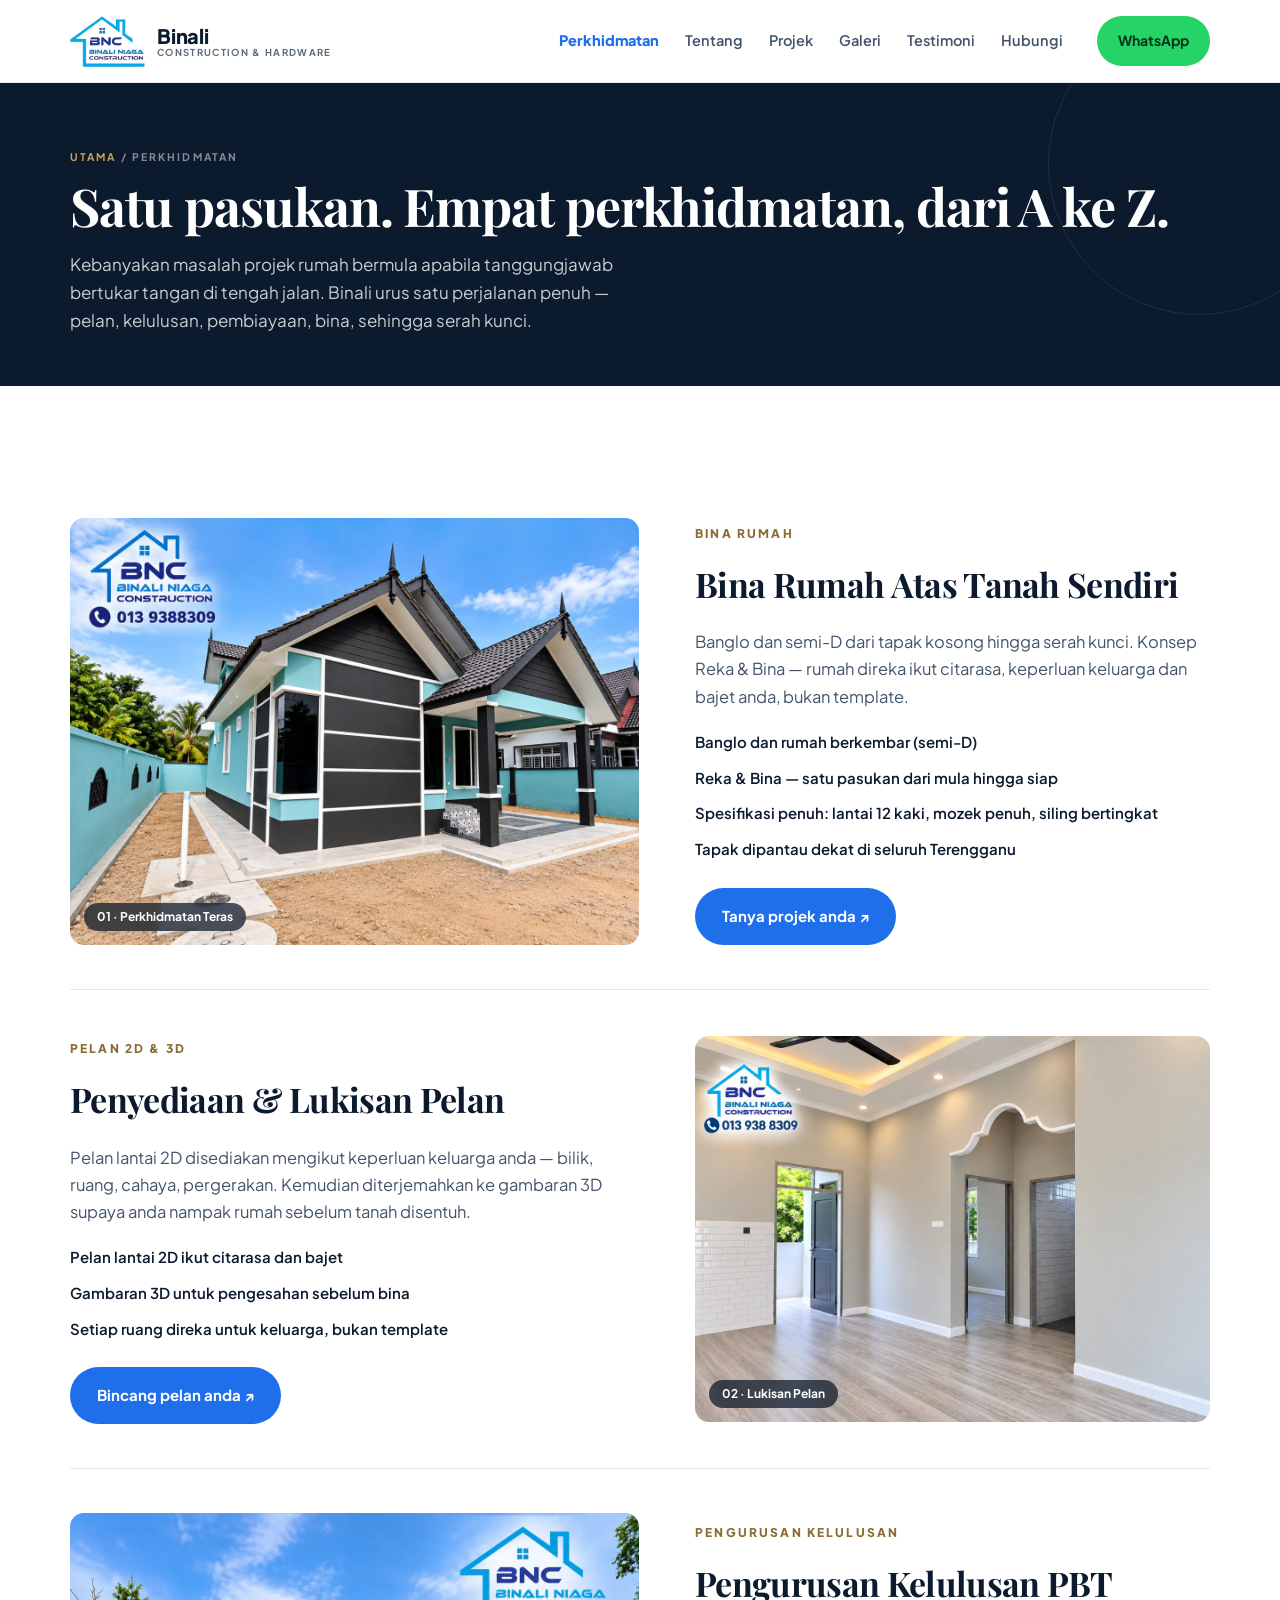
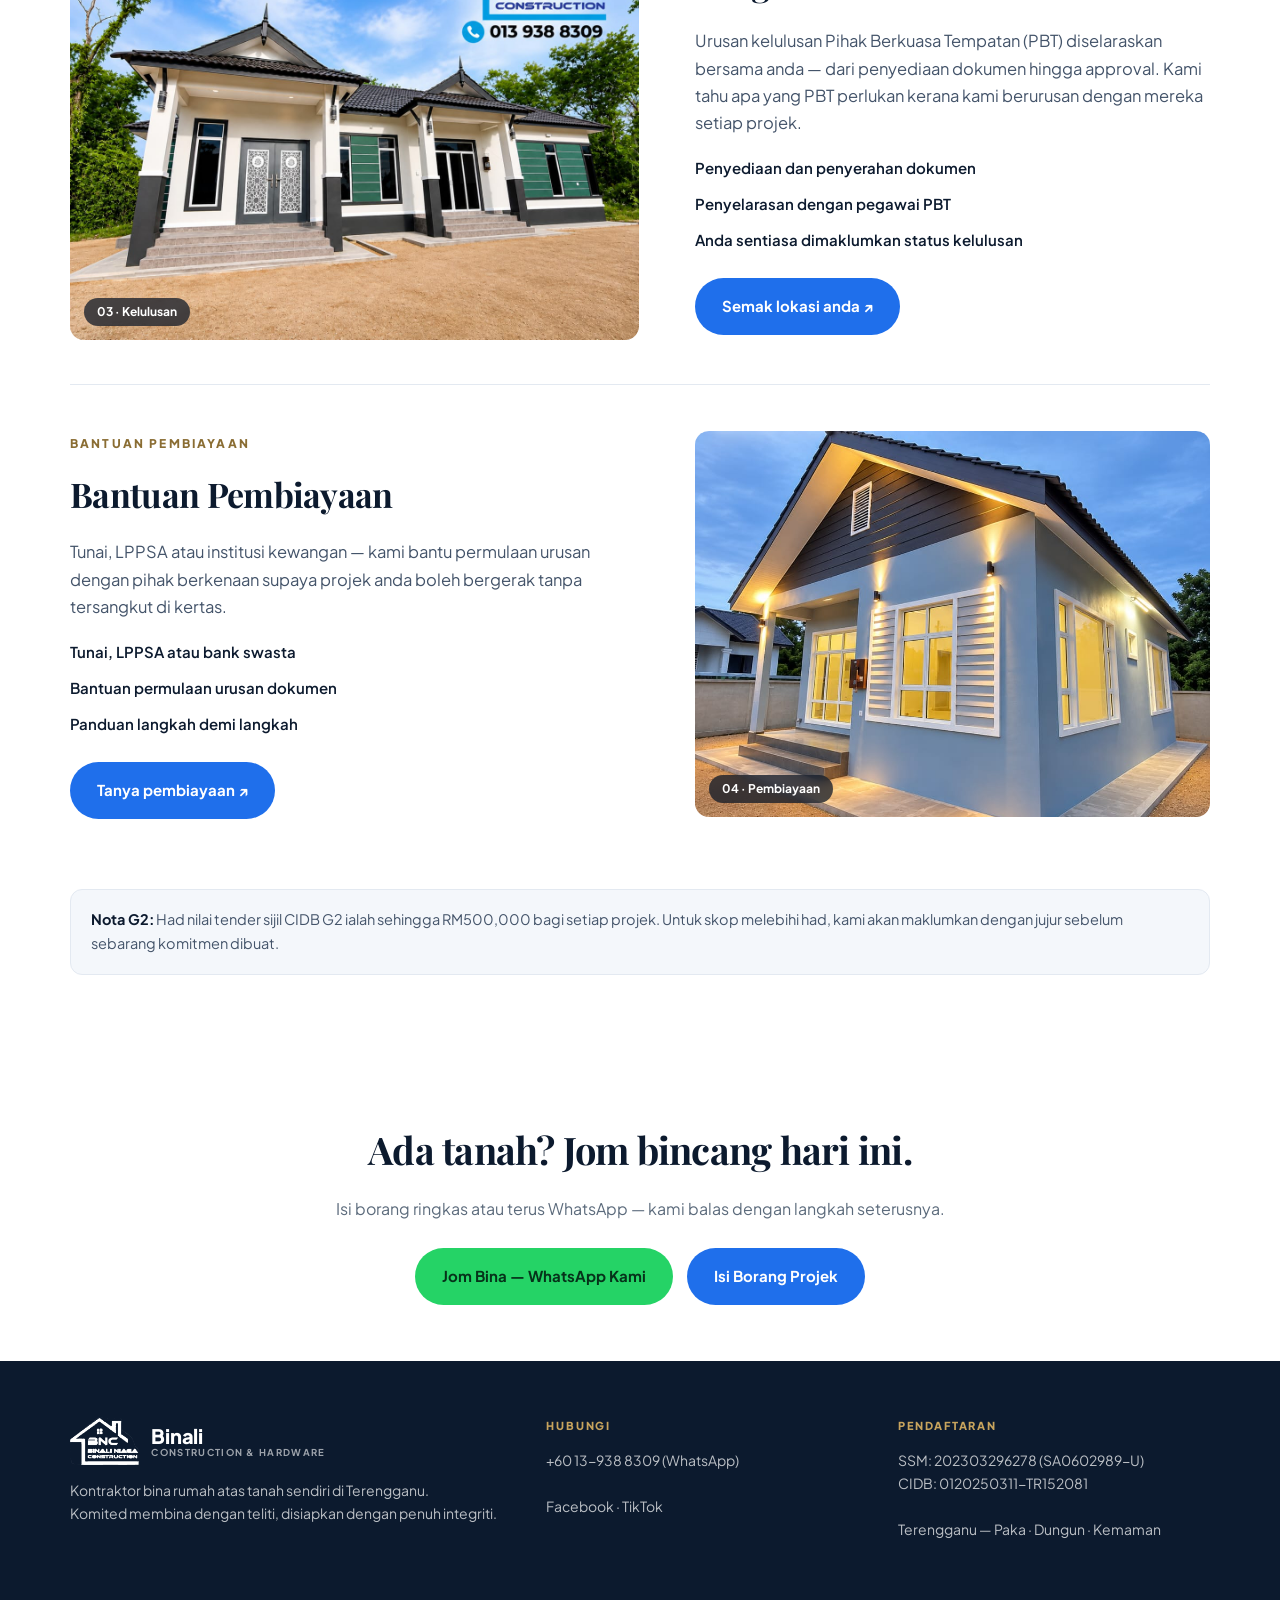
<file: perkhidmatan.html>
<!doctype html>
<html lang="ms">
<head>
<meta charset="utf-8">
<meta name="viewport" content="width=device-width,initial-scale=1">
<title>Perkhidmatan — Binali Construction & Hardware</title>
<meta name="description" content="Perkhidmatan Binali: bina rumah atas tanah sendiri, lukisan pelan 2D/3D, kelulusan PBT dan bantuan pembiayaan di Terengganu.">
<meta property="og:title" content="Perkhidmatan — Binali Construction & Hardware">
<meta property="og:description" content="Perkhidmatan Binali: bina rumah atas tanah sendiri, lukisan pelan 2D/3D, kelulusan PBT dan bantuan pembiayaan di Terengganu.">
<meta property="og:image" content="https://fahru76.github.io/Binali/assets/IMG-20260917-WA0013.jpg">
<meta property="og:url" content="https://fahru76.github.io/Binali/">
<meta property="og:type" content="website">
<link rel="icon" type="image/png" href="assets/Binali-logo.png">
<link rel="preconnect" href="https://fonts.googleapis.com"><link rel="preconnect" href="https://fonts.gstatic.com" crossorigin>
<link href="https://fonts.googleapis.com/css2?family=Plus+Jakarta+Sans:wght@400;500;600;700;800&family=Playfair+Display:wght@500;600;700&display=swap" rel="stylesheet">
<link rel="stylesheet" href="assets/style.css">
</head>
<body>
<header>
  <div class="container nav">
    <a class="logo" href="index.html" aria-label="Binali Construction and Hardware — halaman utama">
      <img src="assets/Binali-logo.png" alt="Logo Binali Construction &amp; Hardware" loading="lazy" decoding="async">
      <span class="lt">Binali<small>Construction &amp; Hardware</small></span>
    </a>
    <nav class="navlinks" aria-label="Navigasi utama">
      <a href="perkhidmatan.html" class="active">Perkhidmatan</a>
      <a href="tentang.html">Tentang</a>
      <a href="projek.html">Projek</a>
      <a href="galeri.html">Galeri</a>
      <a href="testimoni.html">Testimoni</a>
      <a href="hubungi.html">Hubungi</a>
    </nav>
    <a class="btn wa" href="https://wa.me/60139388309?text=Salam%20Binali%2C%20saya%20nak%20bincang%20projek%20bina%20rumah." target="_blank" rel="noopener">WhatsApp</a>
  </div>
</header>
<main id="atas"><section class="page-hero">
  <div class="container">
    <p class="crumb"><a href="index.html">Utama</a> / Perkhidmatan</p>
    <h1>Satu pasukan. Empat perkhidmatan, dari A ke Z.</h1>
    <p class="lede">Kebanyakan masalah projek rumah bermula apabila tanggungjawab bertukar tangan di tengah jalan. Binali urus satu perjalanan penuh — pelan, kelulusan, pembiayaan, bina, sehingga serah kunci.</p>
  </div>
</section>
<div class="band">
  <div class="container">
    <div class="svc" data-reveal>
      <div class="svc-img"><img src="assets/IMG-20260918-WA0012.jpg" alt="Banglo setingkat atas tanah sendiri" loading="lazy" decoding="async"><span class="chip">01 · Perkhidmatan Teras</span></div>
      <div>
        <span class="eyebrow">Bina Rumah</span>
        <h2>Bina Rumah Atas Tanah Sendiri</h2>
        <p>Banglo dan semi-D dari tapak kosong hingga serah kunci. Konsep Reka &amp; Bina — rumah direka ikut citarasa, keperluan keluarga dan bajet anda, bukan template.</p>
        <ul>
          <li>Banglo dan rumah berkembar (semi-D)</li>
          <li>Reka &amp; Bina — satu pasukan dari mula hingga siap</li>
          <li>Spesifikasi penuh: lantai 12 kaki, mozek penuh, siling bertingkat</li>
          <li>Tapak dipantau dekat di seluruh Terengganu</li>
        </ul>
        <a class="btn blue" href="hubungi.html">Tanya projek anda ↗</a>
      </div>
    </div>
    <div class="svc flip" data-reveal>
      <div class="svc-img"><img src="assets/IMG-20260919-WA0001.jpg" alt="Reka bentuk ruang dalaman rumah" loading="lazy" decoding="async"><span class="chip">02 · Lukisan Pelan</span></div>
      <div>
        <span class="eyebrow">Pelan 2D &amp; 3D</span>
        <h2>Penyediaan &amp; Lukisan Pelan</h2>
        <p>Pelan lantai 2D disediakan mengikut keperluan keluarga anda — bilik, ruang, cahaya, pergerakan. Kemudian diterjemahkan ke gambaran 3D supaya anda nampak rumah sebelum tanah disentuh.</p>
        <ul>
          <li>Pelan lantai 2D ikut citarasa dan bajet</li>
          <li>Gambaran 3D untuk pengesahan sebelum bina</li>
          <li>Setiap ruang direka untuk keluarga, bukan template</li>
        </ul>
        <a class="btn blue" href="hubungi.html">Bincang pelan anda ↗</a>
      </div>
    </div>
    <div class="svc" data-reveal>
      <div class="svc-img"><img src="assets/IMG-20260917-WA0021.jpg" alt="Fasad rumah siap" loading="lazy" decoding="async"><span class="chip">03 · Kelulusan</span></div>
      <div>
        <span class="eyebrow">Pengurusan Kelulusan</span>
        <h2>Pengurusan Kelulusan PBT</h2>
        <p>Urusan kelulusan Pihak Berkuasa Tempatan (PBT) diselaraskan bersama anda — dari penyediaan dokumen hingga approval. Kami tahu apa yang PBT perlukan kerana kami berurusan dengan mereka setiap projek.</p>
        <ul>
          <li>Penyediaan dan penyerahan dokumen</li>
          <li>Penyelarasan dengan pegawai PBT</li>
          <li>Anda sentiasa dimaklumkan status kelulusan</li>
        </ul>
        <a class="btn blue" href="hubungi.html">Semak lokasi anda ↗</a>
      </div>
    </div>
    <div class="svc flip" data-reveal>
      <div class="svc-img"><img src="assets/IMG-20260919-WA0006.jpg" alt="Rumah dengan pencahayaan malam" loading="lazy" decoding="async"><span class="chip">04 · Pembiayaan</span></div>
      <div>
        <span class="eyebrow">Bantuan Pembiayaan</span>
        <h2>Bantuan Pembiayaan</h2>
        <p>Tunai, LPPSA atau institusi kewangan — kami bantu permulaan urusan dengan pihak berkenaan supaya projek anda boleh bergerak tanpa tersangkut di kertas.</p>
        <ul>
          <li>Tunai, LPPSA atau bank swasta</li>
          <li>Bantuan permulaan urusan dokumen</li>
          <li>Panduan langkah demi langkah</li>
        </ul>
        <a class="btn blue" href="hubungi.html">Tanya pembiayaan ↗</a>
      </div>
    </div>
    <div class="note"><span><b>Nota G2:</b> Had nilai tender sijil CIDB G2 ialah sehingga RM500,000 bagi setiap projek. Untuk skop melebihi had, kami akan maklumkan dengan jujur sebelum sebarang komitmen dibuat.</span></div>
  </div>
</div>
<div class="band tight">
  <div class="container cta-band">
    <h2 style="font-size:clamp(26px,3vw,38px);color:var(--navy)">Ada tanah? Jom bincang hari ini.</h2>
    <p style="color:var(--muted);margin:14px 0 0">Isi borang ringkas atau terus WhatsApp — kami balas dengan langkah seterusnya.</p>
    <div class="btns">
      <a class="btn wa" href="https://wa.me/60139388309?text=Salam%20Binali%2C%20saya%20berminat%20bina%20rumah%20atas%20tanah%20saya." target="_blank" rel="noopener">Jom Bina — WhatsApp Kami</a>
      <a class="btn blue" href="hubungi.html">Isi Borang Projek</a>
    </div>
  </div>
</div>
</main>
<div id="binali-footer"></div>
<script>
(function(){
  document.getElementById('binali-footer').outerHTML=[
  '<footer>',
    '<div class="container footer-grid">',
      '<div>',
        '<div class="logo"><img src="assets/Binali-logo.png" alt="" loading="lazy" decoding="async" style="height:48px;width:auto;filter:brightness(0) invert(1)"><span class="lt">Binali<small>Construction &amp; Hardware</small></span></div>',
        '<p>Kontraktor bina rumah atas tanah sendiri di Terengganu.<br>Komited membina dengan teliti, disiapkan dengan penuh integriti.</p>',
      '</div>',
      '<div><div class="f-eyebrow">Hubungi</div><p><a href="https://wa.me/60139388309" target="_blank" rel="noopener">+60 13-938 8309 (WhatsApp)</a><br><br><a href="https://www.facebook.com/binaliproperties" target="_blank" rel="noopener">Facebook</a> \u00b7 <a href="https://www.tiktok.com/@binali.construction" target="_blank" rel="noopener">TikTok</a></p></div>',
      '<div><div class="f-eyebrow">Pendaftaran</div><p>SSM: 202303296278 (SA0602989-U)<br>CIDB: 0120250311-TR152081<br><br>Terengganu \u2014 Paka \u00b7 Dungun \u00b7 Kemaman</p></div>',
    '</div>',
  '</footer>',
  '<div class="mobile" aria-label="Bar tindakan pantas">',
    '<a class="call" href="tel:+60139388309">Telefon</a>',
    '<a class="primary" href="https://wa.me/60139388309" target="_blank" rel="noopener">WhatsApp Kami</a>',
    '<a class="msg" href="hubungi.html">Borang</a>',
  '</div>'].join('');
})();
</script>


<script>
const hd=document.querySelector('header');
addEventListener('scroll',()=>hd.classList.toggle('scrolled',scrollY>10),{passive:true});
const rv=new IntersectionObserver((e)=>e.forEach(x=>{if(x.isIntersecting){x.target.classList.add('visible');rv.unobserve(x.target)}}),{threshold:.12,rootMargin:'0px 0px -48px 0px'});
document.querySelectorAll('[data-reveal]').forEach(e=>rv.observe(e));

</script>
</body>
</html>
</file>
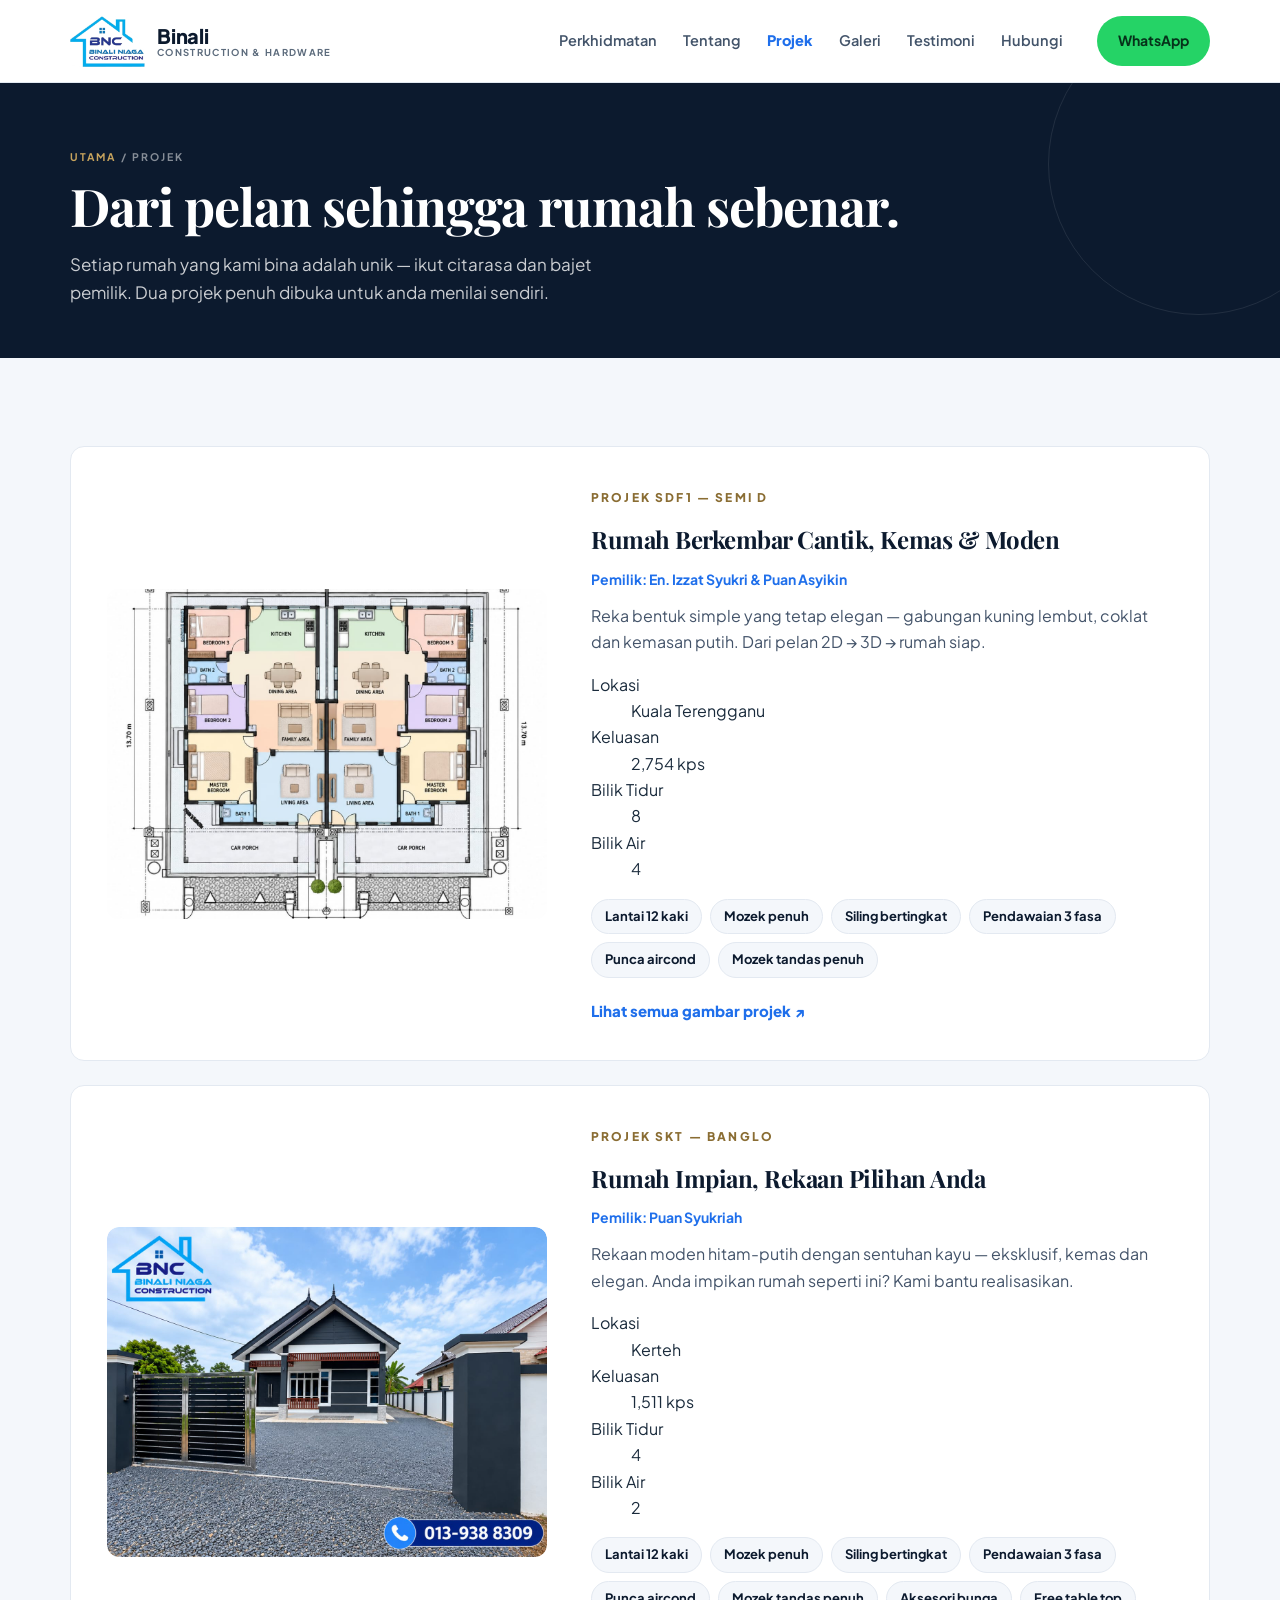
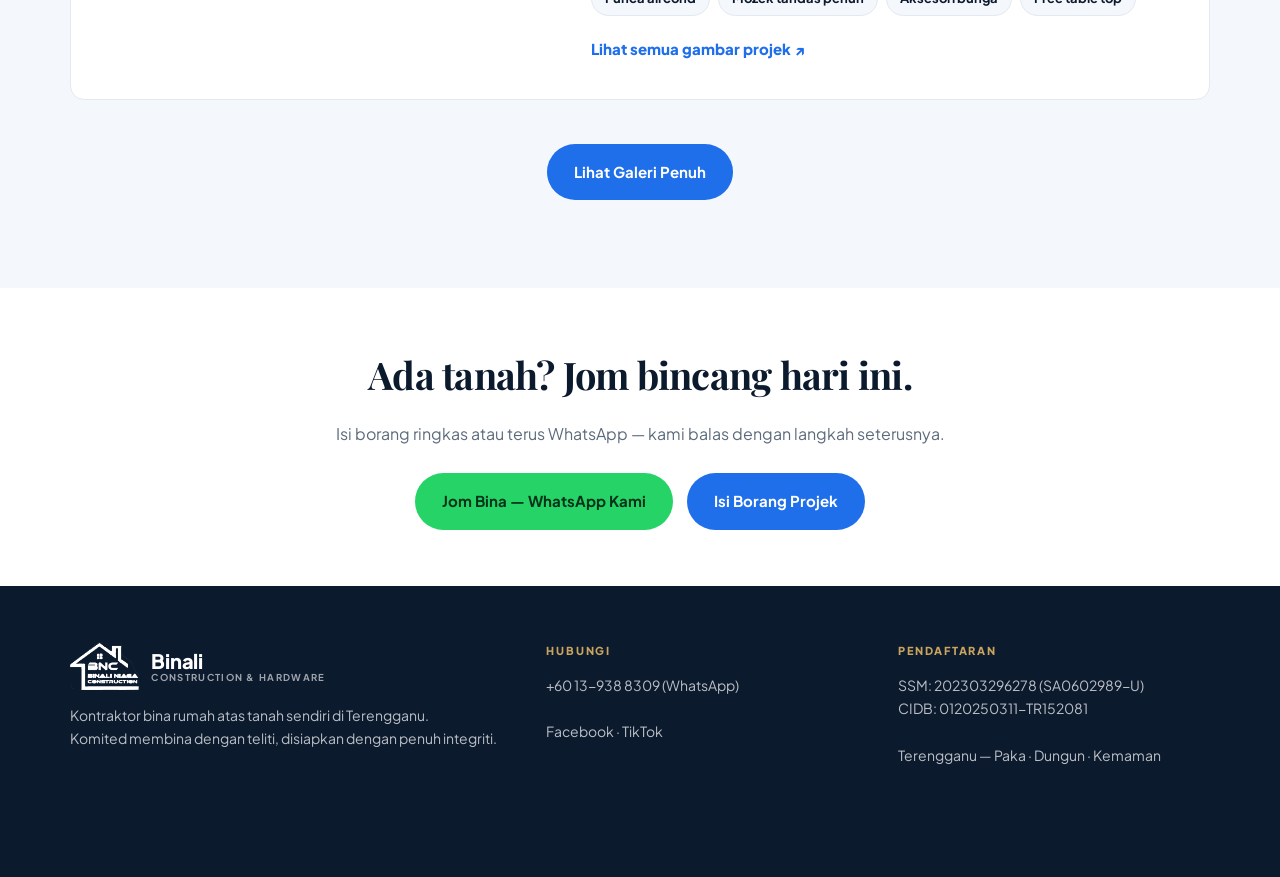
<file: projek.html>
<!doctype html>
<html lang="ms">
<head>
<meta charset="utf-8">
<meta name="viewport" content="width=device-width,initial-scale=1">
<title>Projek — Binali Construction &amp; Hardware</title>
<meta name="description" content="Projek siap Binali: SDF1 Semi D Kuala Terengganu dan Banglo Kerteh — pelan, 3D, rumah sebenar.">
<meta property="og:title" content="Projek — Binali Construction &amp; Hardware">
<meta property="og:description" content="Projek siap Binali: SDF1 Semi D Kuala Terengganu dan Banglo Kerteh — pelan, 3D, rumah sebenar.">
<meta property="og:image" content="https://fahru76.github.io/Binali/assets/IMG-20260917-WA0013.jpg">
<meta property="og:url" content="https://fahru76.github.io/Binali/">
<meta property="og:type" content="website">
<link rel="icon" type="image/png" href="assets/Binali-logo.png">
<link rel="preconnect" href="https://fonts.googleapis.com"><link rel="preconnect" href="https://fonts.gstatic.com" crossorigin>
<link href="https://fonts.googleapis.com/css2?family=Plus+Jakarta+Sans:wght@400;500;600;700;800&family=Playfair+Display:wght@500;600;700&display=swap" rel="stylesheet">
<link rel="stylesheet" href="assets/style.css">
<style>.psum-img .imgbtn{display:block;width:100%;padding:0;border:0;background:none;cursor:pointer;border-radius:12px;overflow:hidden}.psum-img .imgbtn img{transition:transform .35s ease-out}.psum-img .imgbtn:hover img{transform:scale(1.03)}</style>
</head>
<body>
<header>
  <div class="container nav">
    <a class="logo" href="index.html" aria-label="Binali Construction and Hardware — halaman utama">
      <img src="assets/Binali-logo.png" alt="Logo Binali Construction &amp; Hardware" loading="lazy" decoding="async">
      <span class="lt">Binali<small>Construction &amp; Hardware</small></span>
    </a>
    <nav class="navlinks" aria-label="Navigasi utama">
      <a href="perkhidmatan.html">Perkhidmatan</a>
      <a href="tentang.html">Tentang</a>
      <a href="projek.html" class="active">Projek</a>
      <a href="galeri.html">Galeri</a>
      <a href="testimoni.html">Testimoni</a>
      <a href="hubungi.html">Hubungi</a>
    </nav>
    <a class="btn wa" href="https://wa.me/60139388309?text=Salam%20Binali%2C%20saya%20nak%20bincang%20projek%20bina%20rumah." target="_blank" rel="noopener">WhatsApp</a>
  </div>
</header>
<main id="atas"><section class="page-hero">
  <div class="container">
    <p class="crumb"><a href="index.html">Utama</a> / Projek</p>
    <h1>Dari pelan sehingga rumah sebenar.</h1>
    <p class="lede">Setiap rumah yang kami bina adalah unik — ikut citarasa dan bajet pemilik. Dua projek penuh dibuka untuk anda menilai sendiri.</p>
  </div>
</section>
<div class="band soft">
  <div class="container">
    
<article class="psum" data-reveal>
  <div class="psum-img"><button class="imgbtn" data-src="assets/docx-00.jpeg" data-cap="Projek SDF1 Semi D — rumah berkembar siap"><img src="assets/docx-00.jpeg" alt="Rumah Berkembar Cantik, Kemas &amp; Moden" loading="lazy" decoding="async"></button></div>
  <div>
    <span class="eyebrow">Projek SDF1 — Semi D</span>
    <h3>Rumah Berkembar Cantik, Kemas &amp; Moden</h3>
    <p class="owner">Pemilik: En. Izzat Syukri &amp; Puan Asyikin</p>
    <p>Reka bentuk simple yang tetap elegan — gabungan kuning lembut, coklat dan kemasan putih. Dari pelan 2D → 3D → rumah siap.</p>
    <dl class="project-specs">
      <div class="project-spec"><dt>Lokasi</dt><dd>Kuala Terengganu</dd></div>
      <div class="project-spec"><dt>Keluasan</dt><dd>2,754 kps</dd></div>
      <div class="project-spec"><dt>Bilik Tidur</dt><dd>8</dd></div>
      <div class="project-spec"><dt>Bilik Air</dt><dd>4</dd></div>
    </dl>
    <ul class="chips"><li>Lantai 12 kaki</li><li>Mozek penuh</li><li>Siling bertingkat</li><li>Pendawaian 3 fasa</li><li>Punca aircond</li><li>Mozek tandas penuh</li></ul>
    <a class="see-all" href="galeri.html">Lihat semua gambar projek ↗</a>
  </div>
</article>
    
<article class="psum" data-reveal>
  <div class="psum-img"><button class="imgbtn" data-src="assets/docx-05.jpeg" data-cap="Banglo Puan Syukriah — rumah siap dibina di Kerteh"><img src="assets/docx-05.jpeg" alt="Rumah Impian, Rekaan Pilihan Anda" loading="lazy" decoding="async"></button></div>
  <div>
    <span class="eyebrow">Projek SKT — Banglo</span>
    <h3>Rumah Impian, Rekaan Pilihan Anda</h3>
    <p class="owner">Pemilik: Puan Syukriah</p>
    <p>Rekaan moden hitam-putih dengan sentuhan kayu — eksklusif, kemas dan elegan. Anda impikan rumah seperti ini? Kami bantu realisasikan.</p>
    <dl class="project-specs">
      <div class="project-spec"><dt>Lokasi</dt><dd>Kerteh</dd></div>
      <div class="project-spec"><dt>Keluasan</dt><dd>1,511 kps</dd></div>
      <div class="project-spec"><dt>Bilik Tidur</dt><dd>4</dd></div>
      <div class="project-spec"><dt>Bilik Air</dt><dd>2</dd></div>
    </dl>
    <ul class="chips"><li>Lantai 12 kaki</li><li>Mozek penuh</li><li>Siling bertingkat</li><li>Pendawaian 3 fasa</li><li>Punca aircond</li><li>Mozek tandas penuh</li><li>Aksesori bunga</li><li>Free table top</li></ul>
    <a class="see-all" href="galeri.html">Lihat semua gambar projek ↗</a>
  </div>
</article>
    <div class="cta-band" style="margin-top:44px">
      <a class="btn blue" href="galeri.html">Lihat Galeri Penuh</a>
    </div>
  </div>
</div>
<div class="band tight">
  <div class="container cta-band">
    <h2 style="font-size:clamp(26px,3vw,38px);color:var(--navy)">Ada tanah? Jom bincang hari ini.</h2>
    <p style="color:var(--muted);margin:14px 0 0">Isi borang ringkas atau terus WhatsApp — kami balas dengan langkah seterusnya.</p>
    <div class="btns">
      <a class="btn wa" href="https://wa.me/60139388309?text=Salam%20Binali%2C%20saya%20berminat%20bina%20rumah%20atas%20tanah%20saya." target="_blank" rel="noopener">Jom Bina — WhatsApp Kami</a>
      <a class="btn blue" href="hubungi.html">Isi Borang Projek</a>
    </div>
  </div>
</div>
</main>
<div id="binali-footer"></div>
<script>
(function(){
  document.getElementById('binali-footer').outerHTML=[
  '<footer>',
    '<div class="container footer-grid">',
      '<div>',
        '<div class="logo"><img src="assets/Binali-logo.png" alt="" loading="lazy" decoding="async" style="height:48px;width:auto;filter:brightness(0) invert(1)"><span class="lt">Binali<small>Construction &amp; Hardware</small></span></div>',
        '<p>Kontraktor bina rumah atas tanah sendiri di Terengganu.<br>Komited membina dengan teliti, disiapkan dengan penuh integriti.</p>',
      '</div>',
      '<div><div class="f-eyebrow">Hubungi</div><p><a href="https://wa.me/60139388309" target="_blank" rel="noopener">+60 13-938 8309 (WhatsApp)</a><br><br><a href="https://www.facebook.com/binaliproperties" target="_blank" rel="noopener">Facebook</a> \u00b7 <a href="https://www.tiktok.com/@binali.construction" target="_blank" rel="noopener">TikTok</a></p></div>',
      '<div><div class="f-eyebrow">Pendaftaran</div><p>SSM: 202303296278 (SA0602989-U)<br>CIDB: 0120250311-TR152081<br><br>Terengganu \u2014 Paka \u00b7 Dungun \u00b7 Kemaman</p></div>',
    '</div>',
  '</footer>',
  '<div class="mobile" aria-label="Bar tindakan pantas">',
    '<a class="call" href="tel:+60139388309">Telefon</a>',
    '<a class="primary" href="https://wa.me/60139388309" target="_blank" rel="noopener">WhatsApp Kami</a>',
    '<a class="msg" href="hubungi.html">Borang</a>',
  '</div>'].join('');
})();
</script>


<script>
const hd=document.querySelector('header');
addEventListener('scroll',()=>hd.classList.toggle('scrolled',scrollY>10),{passive:true});
const rv=new IntersectionObserver((e)=>e.forEach(x=>{if(x.isIntersecting){x.target.classList.add('visible');rv.unobserve(x.target)}}),{threshold:.12,rootMargin:'0px 0px -48px 0px'});
document.querySelectorAll('[data-reveal]').forEach(e=>rv.observe(e));



/* Lightbox + stage lightbox */
const lb=document.createElement('dialog');
lb.style.cssText='padding:0;border:0;background:#0a1626;max-width:92vw';
lb.innerHTML='<img style="max-height:82vh;max-width:88vw;display:block" alt=""><p style="color:#cfd9e6;font:14px/1.5 Arial;margin:10px 14px 14px"></p>';
document.body.append(lb);
const shots=[...document.querySelectorAll('[data-src]')];
let idx=0;
function show(i){idx=(i+shots.length)%shots.length;const b=shots[idx];
  lb.querySelector('img').src=b.dataset.src;lb.querySelector('img').alt=b.dataset.cap||'';
  lb.querySelector('p').textContent=b.dataset.cap||'';}
shots.forEach((b,i)=>b.onclick=()=>{show(i);lb.showModal()});
lb.onclick=e=>{if(e.target===lb)lb.close()};
addEventListener('keydown',e=>{if(!lb.open)return;
  if(e.key==='ArrowRight')show(idx+1);if(e.key==='ArrowLeft')show(idx-1);});
</script>
</body>
</html>
</file>
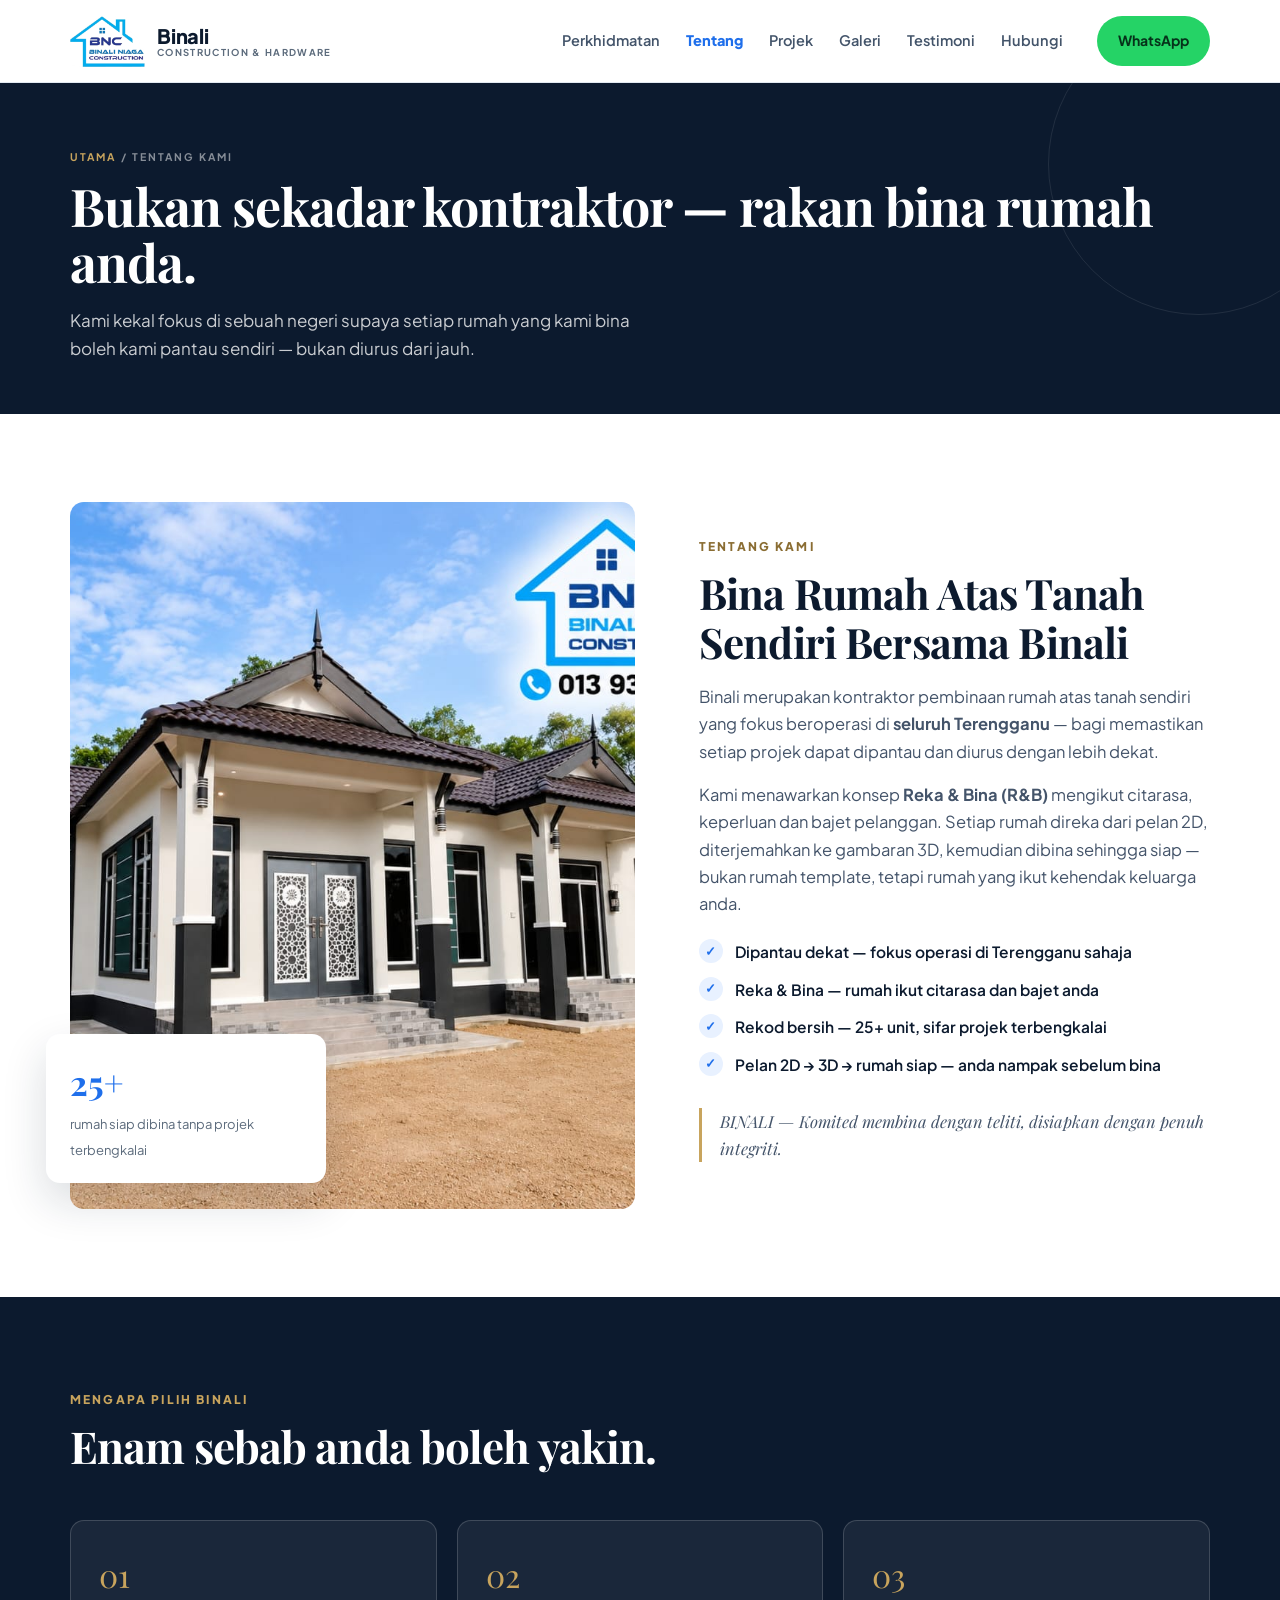
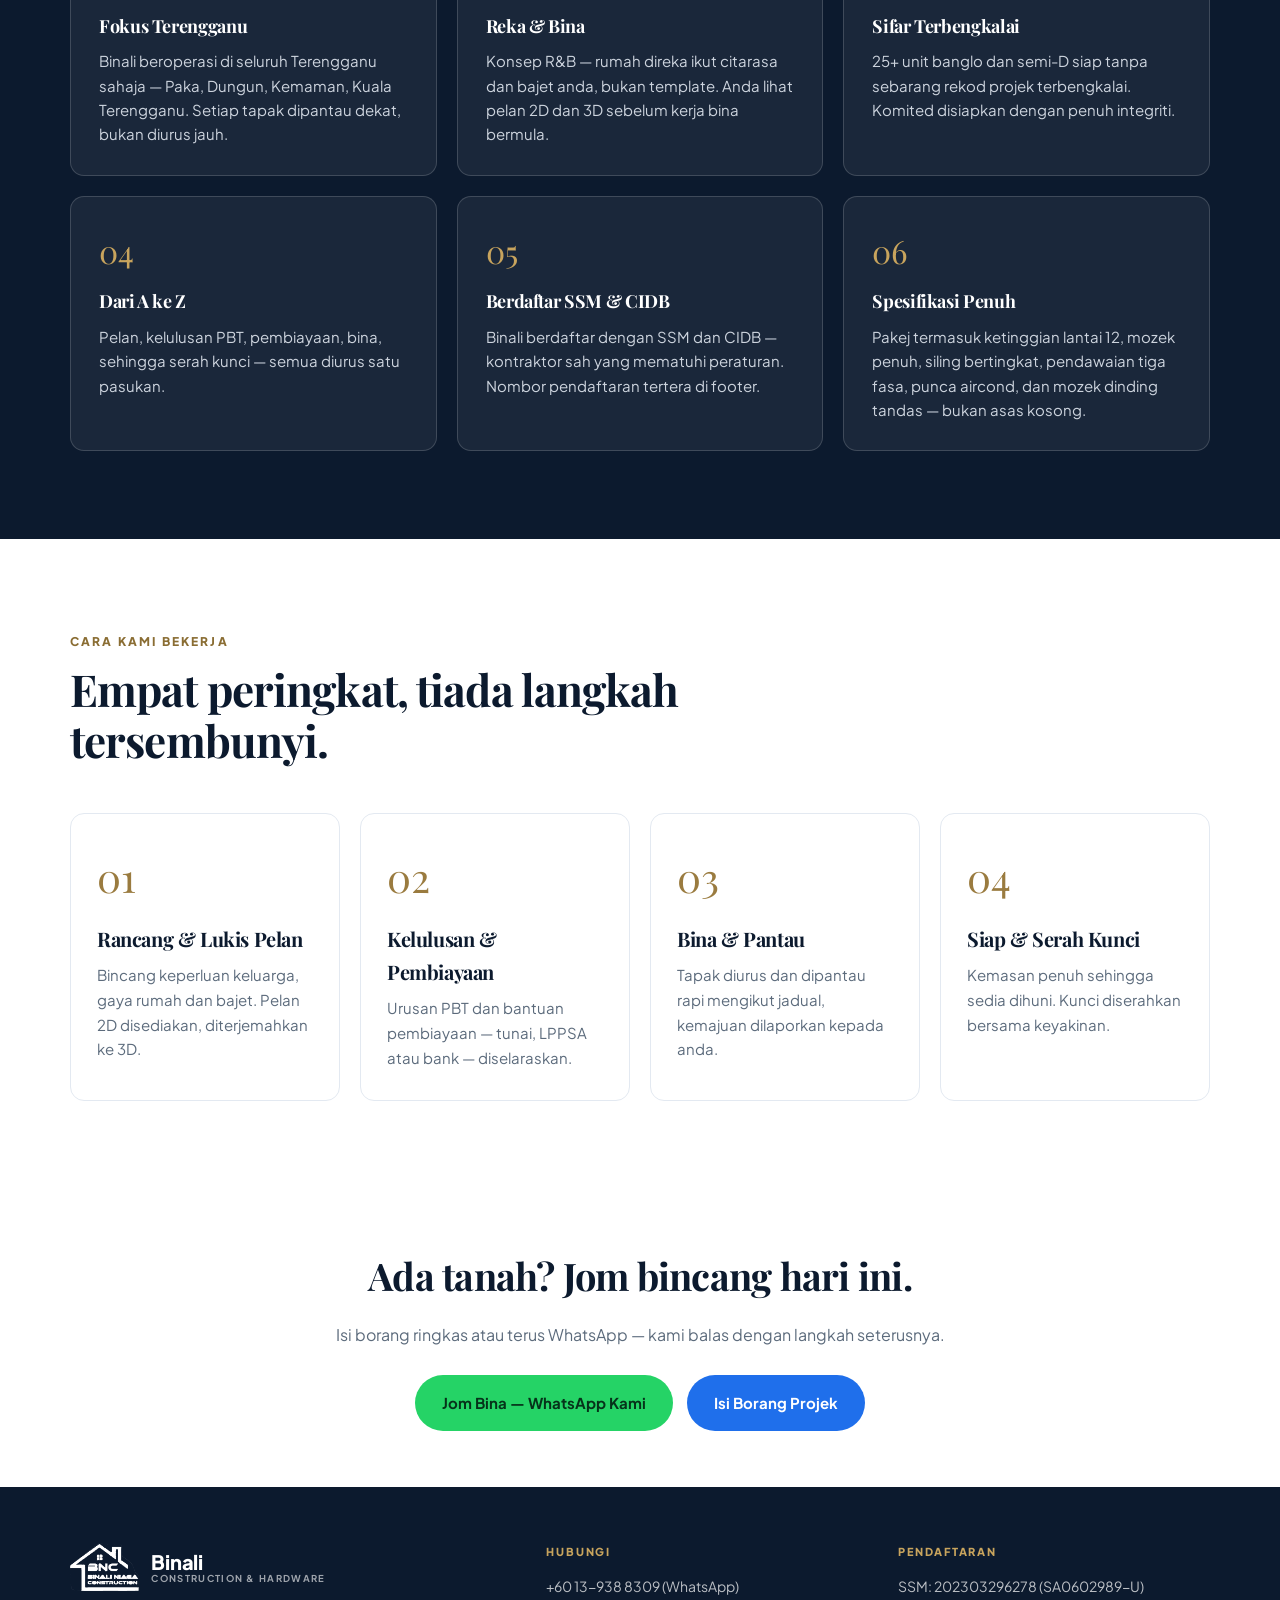
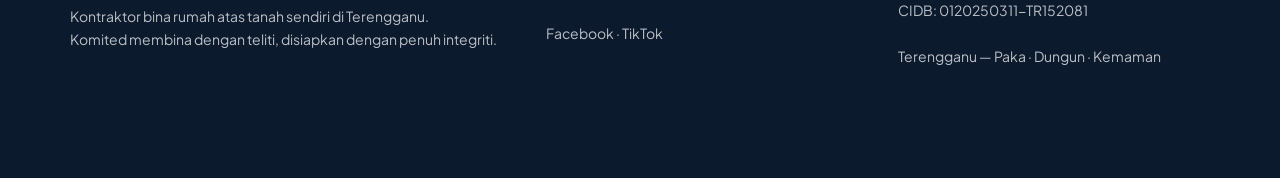
<file: tentang.html>
<!doctype html>
<html lang="ms">
<head>
<meta charset="utf-8">
<meta name="viewport" content="width=device-width,initial-scale=1">
<title>Tentang Kami — Binali Construction & Hardware</title>
<meta name="description" content="Binali: kontraktor Reka &amp; Bina fokus di Terengganu. 25+ unit siap, sifar terbengkalai, dipantau dekat.">
<meta property="og:title" content="Tentang Kami — Binali Construction & Hardware">
<meta property="og:description" content="Binali: kontraktor Reka &amp; Bina fokus di Terengganu. 25+ unit siap, sifar terbengkalai, dipantau dekat.">
<meta property="og:image" content="https://fahru76.github.io/Binali/assets/IMG-20260917-WA0013.jpg">
<meta property="og:url" content="https://fahru76.github.io/Binali/">
<meta property="og:type" content="website">
<link rel="icon" type="image/png" href="assets/Binali-logo.png">
<link rel="preconnect" href="https://fonts.googleapis.com"><link rel="preconnect" href="https://fonts.gstatic.com" crossorigin>
<link href="https://fonts.googleapis.com/css2?family=Plus+Jakarta+Sans:wght@400;500;600;700;800&family=Playfair+Display:wght@500;600;700&display=swap" rel="stylesheet">
<link rel="stylesheet" href="assets/style.css">
</head>
<body>
<header>
  <div class="container nav">
    <a class="logo" href="index.html" aria-label="Binali Construction and Hardware — halaman utama">
      <img src="assets/Binali-logo.png" alt="Logo Binali Construction &amp; Hardware" loading="lazy" decoding="async">
      <span class="lt">Binali<small>Construction &amp; Hardware</small></span>
    </a>
    <nav class="navlinks" aria-label="Navigasi utama">
      <a href="perkhidmatan.html">Perkhidmatan</a>
      <a href="tentang.html" class="active">Tentang</a>
      <a href="projek.html">Projek</a>
      <a href="galeri.html">Galeri</a>
      <a href="testimoni.html">Testimoni</a>
      <a href="hubungi.html">Hubungi</a>
    </nav>
    <a class="btn wa" href="https://wa.me/60139388309?text=Salam%20Binali%2C%20saya%20nak%20bincang%20projek%20bina%20rumah." target="_blank" rel="noopener">WhatsApp</a>
  </div>
</header>
<main id="atas"><section class="page-hero">
  <div class="container">
    <p class="crumb"><a href="index.html">Utama</a> / Tentang Kami</p>
    <h1>Bukan sekadar kontraktor — rakan bina rumah anda.</h1>
    <p class="lede">Kami kekal fokus di sebuah negeri supaya setiap rumah yang kami bina boleh kami pantau sendiri — bukan diurus dari jauh.</p>
  </div>
</section>
<div class="band">
  <div class="container about">
    <div class="about-img" data-reveal>
      <img src="assets/IMG-20260917-WA0018.jpg" alt="Fasad rumah kediaman siap dibina Binali" loading="lazy" decoding="async">
      <div class="float"><strong>25+</strong><span>rumah siap dibina tanpa projek terbengkalai</span></div>
    </div>
    <div data-reveal>
      <span class="eyebrow">Tentang Kami</span>
      <h2>Bina Rumah Atas Tanah Sendiri Bersama Binali</h2>
      <p>Binali merupakan kontraktor pembinaan rumah atas tanah sendiri yang fokus beroperasi di <strong>seluruh Terengganu</strong> — bagi memastikan setiap projek dapat dipantau dan diurus dengan lebih dekat.</p>
      <p>Kami menawarkan konsep <strong>Reka &amp; Bina (R&amp;B)</strong> mengikut citarasa, keperluan dan bajet pelanggan. Setiap rumah direka dari pelan 2D, diterjemahkan ke gambaran 3D, kemudian dibina sehingga siap — bukan rumah template, tetapi rumah yang ikut kehendak keluarga anda.</p>
      <ul>
        <li>Dipantau dekat — fokus operasi di Terengganu sahaja</li>
        <li>Reka &amp; Bina — rumah ikut citarasa dan bajet anda</li>
        <li>Rekod bersih — 25+ unit, sifar projek terbengkalai</li>
        <li>Pelan 2D → 3D → rumah siap — anda nampak sebelum bina</li>
      </ul>
      <p class="tagline">BINALI — Komited membina dengan teliti, disiapkan dengan penuh integriti.</p>
    </div>
  </div>
</div>

<div class="band dark">
  <div class="container">
    <div class="head" data-reveal><span class="eyebrow">Mengapa Pilih Binali</span>
      <h2>Enam sebab anda boleh yakin.</h2>
    </div>
    <div class="reasons">
      <div class="reason" data-reveal><div class="num">01</div><h3>Fokus Terengganu</h3><p>Binali beroperasi di seluruh Terengganu sahaja — Paka, Dungun, Kemaman, Kuala Terengganu. Setiap tapak dipantau dekat, bukan diurus jauh.</p></div>
      <div class="reason" data-reveal><div class="num">02</div><h3>Reka &amp; Bina</h3><p>Konsep R&amp;B — rumah direka ikut citarasa dan bajet anda, bukan template. Anda lihat pelan 2D dan 3D sebelum kerja bina bermula.</p></div>
      <div class="reason" data-reveal><div class="num">03</div><h3>Sifar Terbengkalai</h3><p>25+ unit banglo dan semi-D siap tanpa sebarang rekod projek terbengkalai. Komited disiapkan dengan penuh integriti.</p></div>
      <div class="reason" data-reveal><div class="num">04</div><h3>Dari A ke Z</h3><p>Pelan, kelulusan PBT, pembiayaan, bina, sehingga serah kunci — semua diurus satu pasukan.</p></div>
      <div class="reason" data-reveal><div class="num">05</div><h3>Berdaftar SSM &amp; CIDB</h3><p>Binali berdaftar dengan SSM dan CIDB — kontraktor sah yang mematuhi peraturan. Nombor pendaftaran tertera di footer.</p></div>
      <div class="reason" data-reveal><div class="num">06</div><h3>Spesifikasi Penuh</h3><p>Pakej termasuk ketinggian lantai 12, mozek penuh, siling bertingkat, pendawaian tiga fasa, punca aircond, dan mozek dinding tandas — bukan asas kosong.</p></div>
    </div>
  </div>
</div>

<div class="band">
  <div class="container">
    <div class="head" data-reveal><span class="eyebrow">Cara Kami Bekerja</span>
      <h2>Empat peringkat, tiada langkah tersembunyi.</h2>
    </div>
    <div class="steps">
      <div class="step" data-reveal><h3>Rancang &amp; Lukis Pelan</h3><p>Bincang keperluan keluarga, gaya rumah dan bajet. Pelan 2D disediakan, diterjemahkan ke 3D.</p></div>
      <div class="step" data-reveal><h3>Kelulusan &amp; Pembiayaan</h3><p>Urusan PBT dan bantuan pembiayaan — tunai, LPPSA atau bank — diselaraskan.</p></div>
      <div class="step" data-reveal><h3>Bina &amp; Pantau</h3><p>Tapak diurus dan dipantau rapi mengikut jadual, kemajuan dilaporkan kepada anda.</p></div>
      <div class="step" data-reveal><h3>Siap &amp; Serah Kunci</h3><p>Kemasan penuh sehingga sedia dihuni. Kunci diserahkan bersama keyakinan.</p></div>
    </div>
  </div>
</div>
<div class="band tight">
  <div class="container cta-band">
    <h2 style="font-size:clamp(26px,3vw,38px);color:var(--navy)">Ada tanah? Jom bincang hari ini.</h2>
    <p style="color:var(--muted);margin:14px 0 0">Isi borang ringkas atau terus WhatsApp — kami balas dengan langkah seterusnya.</p>
    <div class="btns">
      <a class="btn wa" href="https://wa.me/60139388309?text=Salam%20Binali%2C%20saya%20berminat%20bina%20rumah%20atas%20tanah%20saya." target="_blank" rel="noopener">Jom Bina — WhatsApp Kami</a>
      <a class="btn blue" href="hubungi.html">Isi Borang Projek</a>
    </div>
  </div>
</div>
</main>
<div id="binali-footer"></div>
<script>
(function(){
  document.getElementById('binali-footer').outerHTML=[
  '<footer>',
    '<div class="container footer-grid">',
      '<div>',
        '<div class="logo"><img src="assets/Binali-logo.png" alt="" loading="lazy" decoding="async" style="height:48px;width:auto;filter:brightness(0) invert(1)"><span class="lt">Binali<small>Construction &amp; Hardware</small></span></div>',
        '<p>Kontraktor bina rumah atas tanah sendiri di Terengganu.<br>Komited membina dengan teliti, disiapkan dengan penuh integriti.</p>',
      '</div>',
      '<div><div class="f-eyebrow">Hubungi</div><p><a href="https://wa.me/60139388309" target="_blank" rel="noopener">+60 13-938 8309 (WhatsApp)</a><br><br><a href="https://www.facebook.com/binaliproperties" target="_blank" rel="noopener">Facebook</a> \u00b7 <a href="https://www.tiktok.com/@binali.construction" target="_blank" rel="noopener">TikTok</a></p></div>',
      '<div><div class="f-eyebrow">Pendaftaran</div><p>SSM: 202303296278 (SA0602989-U)<br>CIDB: 0120250311-TR152081<br><br>Terengganu \u2014 Paka \u00b7 Dungun \u00b7 Kemaman</p></div>',
    '</div>',
  '</footer>',
  '<div class="mobile" aria-label="Bar tindakan pantas">',
    '<a class="call" href="tel:+60139388309">Telefon</a>',
    '<a class="primary" href="https://wa.me/60139388309" target="_blank" rel="noopener">WhatsApp Kami</a>',
    '<a class="msg" href="hubungi.html">Borang</a>',
  '</div>'].join('');
})();
</script>


<script>
const hd=document.querySelector('header');
addEventListener('scroll',()=>hd.classList.toggle('scrolled',scrollY>10),{passive:true});
const rv=new IntersectionObserver((e)=>e.forEach(x=>{if(x.isIntersecting){x.target.classList.add('visible');rv.unobserve(x.target)}}),{threshold:.12,rootMargin:'0px 0px -48px 0px'});
document.querySelectorAll('[data-reveal]').forEach(e=>rv.observe(e));

</script>
</body>
</html>
</file>
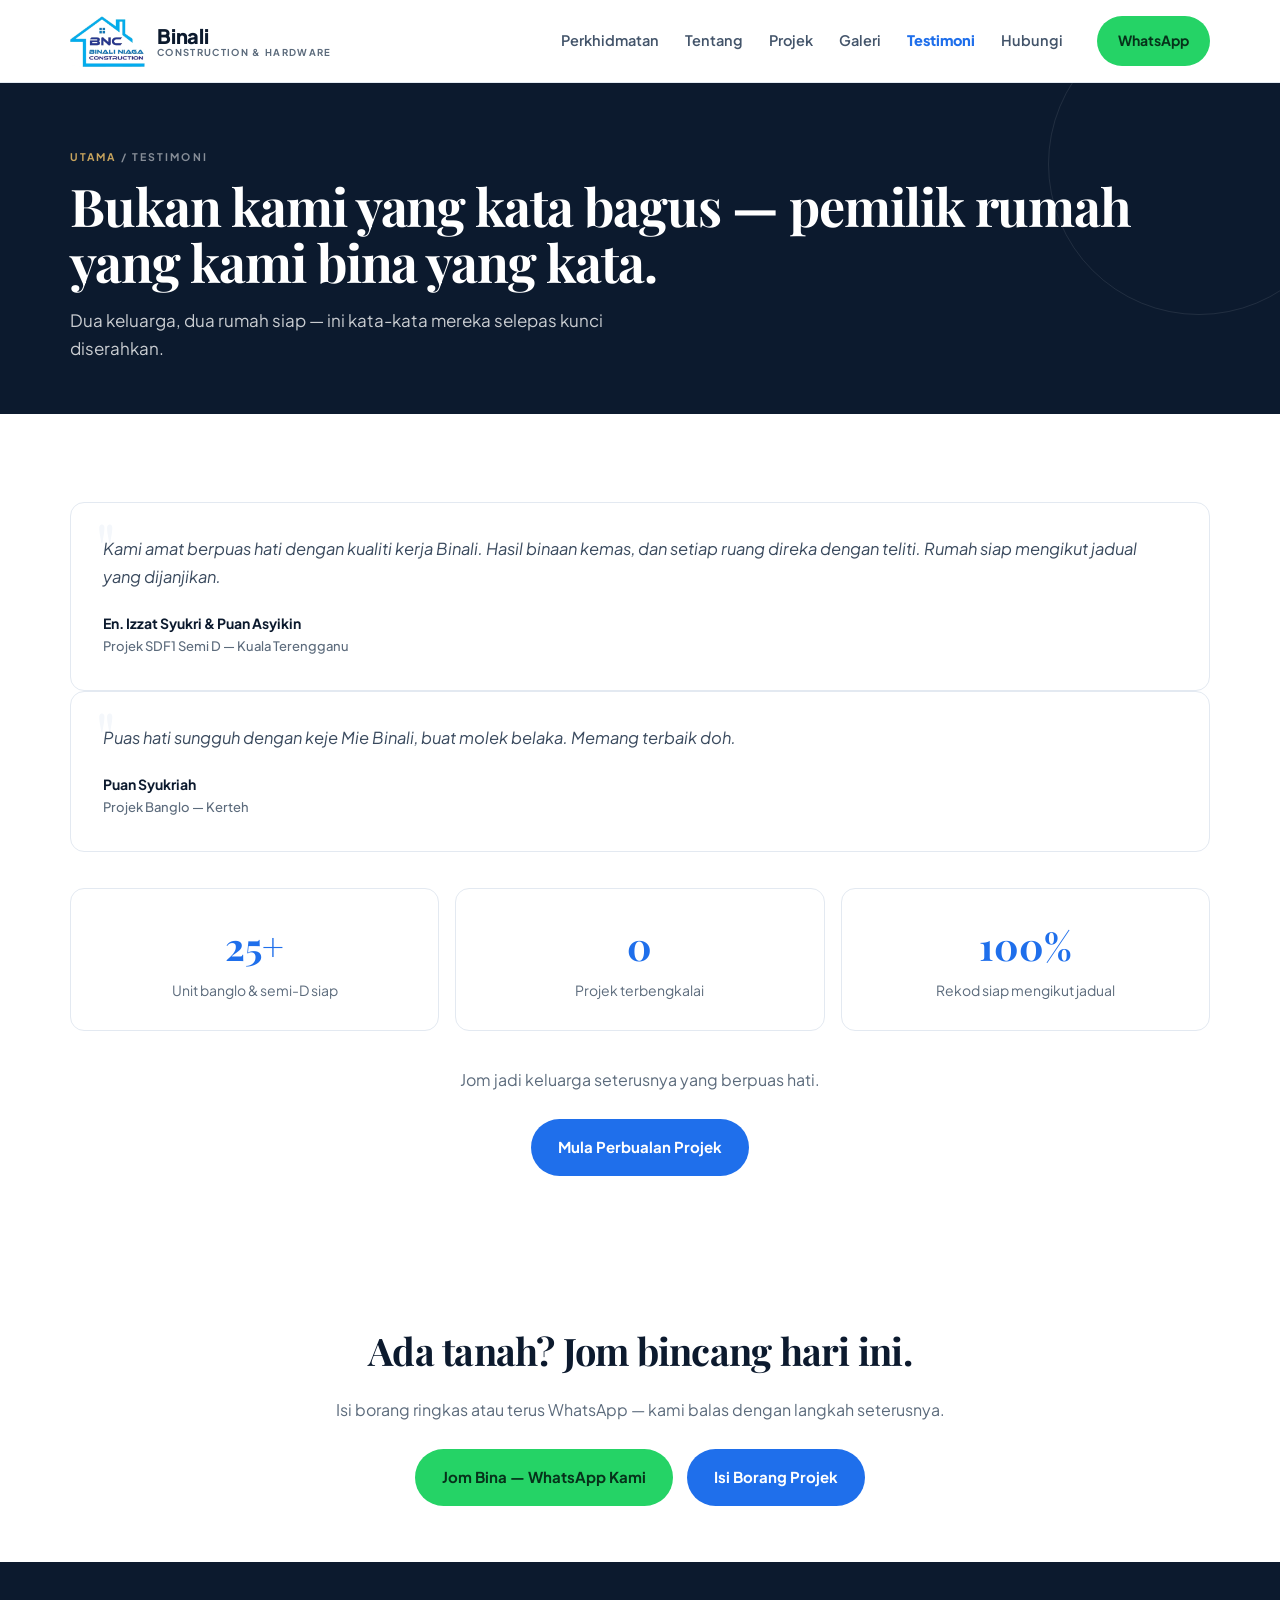
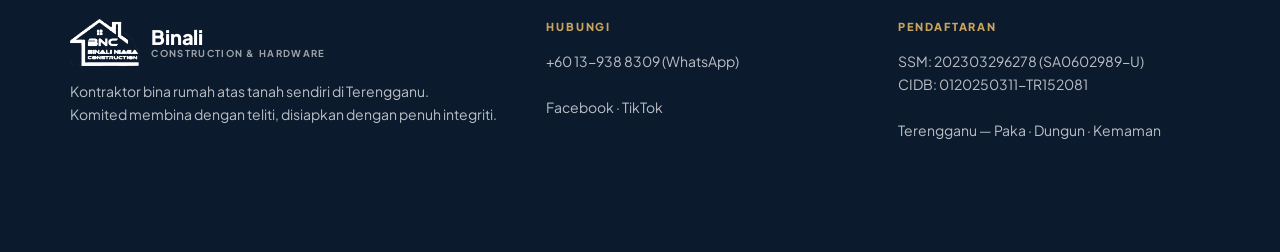
<file: testimoni.html>
<!doctype html>
<html lang="ms">
<head>
<meta charset="utf-8">
<meta name="viewport" content="width=device-width,initial-scale=1">
<title>Testimoni — Binali Construction &amp; Hardware</title>
<meta name="description" content="Apa kata pemilik rumah tentang hasil kerja Binali di Terengganu.">
<meta property="og:title" content="Testimoni — Binali Construction &amp; Hardware">
<meta property="og:description" content="Apa kata pemilik rumah tentang hasil kerja Binali di Terengganu.">
<meta property="og:image" content="https://fahru76.github.io/Binali/assets/IMG-20260917-WA0013.jpg">
<meta property="og:url" content="https://fahru76.github.io/Binali/">
<meta property="og:type" content="website">
<link rel="icon" type="image/png" href="assets/Binali-logo.png">
<link rel="preconnect" href="https://fonts.googleapis.com"><link rel="preconnect" href="https://fonts.gstatic.com" crossorigin>
<link href="https://fonts.googleapis.com/css2?family=Plus+Jakarta+Sans:wght@400;500;600;700;800&family=Playfair+Display:wght@500;600;700&display=swap" rel="stylesheet">
<link rel="stylesheet" href="assets/style.css">
</head>
<body>
<header>
  <div class="container nav">
    <a class="logo" href="index.html" aria-label="Binali Construction and Hardware — halaman utama">
      <img src="assets/Binali-logo.png" alt="Logo Binali Construction &amp; Hardware" loading="lazy" decoding="async">
      <span class="lt">Binali<small>Construction &amp; Hardware</small></span>
    </a>
    <nav class="navlinks" aria-label="Navigasi utama">
      <a href="perkhidmatan.html">Perkhidmatan</a>
      <a href="tentang.html">Tentang</a>
      <a href="projek.html">Projek</a>
      <a href="galeri.html">Galeri</a>
      <a href="testimoni.html" class="active">Testimoni</a>
      <a href="hubungi.html">Hubungi</a>
    </nav>
    <a class="btn wa" href="https://wa.me/60139388309?text=Salam%20Binali%2C%20saya%20nak%20bincang%20projek%20bina%20rumah." target="_blank" rel="noopener">WhatsApp</a>
  </div>
</header>
<main id="atas"><section class="page-hero">
  <div class="container">
    <p class="crumb"><a href="index.html">Utama</a> / Testimoni</p>
    <h1>Bukan kami yang kata bagus — pemilik rumah yang kami bina yang kata.</h1>
    <p class="lede">Dua keluarga, dua rumah siap — ini kata-kata mereka selepas kunci diserahkan.</p>
  </div>
</section>
<div class="band">
  <div class="container">
    <div class="quotes">
      <div class="quote" data-reveal>
        <p>Kami amat berpuas hati dengan kualiti kerja Binali. Hasil binaan kemas, dan setiap ruang direka dengan teliti. Rumah siap mengikut jadual yang dijanjikan.</p>
        <cite>En. Izzat Syukri &amp; Puan Asyikin<span>Projek SDF1 Semi D — Kuala Terengganu</span></cite>
      </div>
      <div class="quote" data-reveal>
        <p>Puas hati sungguh dengan keje Mie Binali, buat molek belaka. Memang terbaik doh.</p>
        <cite>Puan Syukriah<span>Projek Banglo — Kerteh</span></cite>
      </div>
    </div>
    <div class="statrow">
      <div><strong>25+</strong><span>Unit banglo &amp; semi-D siap</span></div>
      <div><strong>0</strong><span>Projek terbengkalai</span></div>
      <div><strong>100%</strong><span>Rekod siap mengikut jadual</span></div>
    </div>
    <div class="cta-band">
      <p style="color:var(--muted)">Jom jadi keluarga seterusnya yang berpuas hati.</p>
      <div class="btns"><a class="btn blue" href="hubungi.html">Mula Perbualan Projek</a></div>
    </div>
  </div>
</div>
<div class="band tight">
  <div class="container cta-band">
    <h2 style="font-size:clamp(26px,3vw,38px);color:var(--navy)">Ada tanah? Jom bincang hari ini.</h2>
    <p style="color:var(--muted);margin:14px 0 0">Isi borang ringkas atau terus WhatsApp — kami balas dengan langkah seterusnya.</p>
    <div class="btns">
      <a class="btn wa" href="https://wa.me/60139388309?text=Salam%20Binali%2C%20saya%20berminat%20bina%20rumah%20atas%20tanah%20saya." target="_blank" rel="noopener">Jom Bina — WhatsApp Kami</a>
      <a class="btn blue" href="hubungi.html">Isi Borang Projek</a>
    </div>
  </div>
</div>
</main>
<div id="binali-footer"></div>
<script>
(function(){
  document.getElementById('binali-footer').outerHTML=[
  '<footer>',
    '<div class="container footer-grid">',
      '<div>',
        '<div class="logo"><img src="assets/Binali-logo.png" alt="" loading="lazy" decoding="async" style="height:48px;width:auto;filter:brightness(0) invert(1)"><span class="lt">Binali<small>Construction &amp; Hardware</small></span></div>',
        '<p>Kontraktor bina rumah atas tanah sendiri di Terengganu.<br>Komited membina dengan teliti, disiapkan dengan penuh integriti.</p>',
      '</div>',
      '<div><div class="f-eyebrow">Hubungi</div><p><a href="https://wa.me/60139388309" target="_blank" rel="noopener">+60 13-938 8309 (WhatsApp)</a><br><br><a href="https://www.facebook.com/binaliproperties" target="_blank" rel="noopener">Facebook</a> \u00b7 <a href="https://www.tiktok.com/@binali.construction" target="_blank" rel="noopener">TikTok</a></p></div>',
      '<div><div class="f-eyebrow">Pendaftaran</div><p>SSM: 202303296278 (SA0602989-U)<br>CIDB: 0120250311-TR152081<br><br>Terengganu \u2014 Paka \u00b7 Dungun \u00b7 Kemaman</p></div>',
    '</div>',
  '</footer>',
  '<div class="mobile" aria-label="Bar tindakan pantas">',
    '<a class="call" href="tel:+60139388309">Telefon</a>',
    '<a class="primary" href="https://wa.me/60139388309" target="_blank" rel="noopener">WhatsApp Kami</a>',
    '<a class="msg" href="hubungi.html">Borang</a>',
  '</div>'].join('');
})();
</script>


<script>
const hd=document.querySelector('header');
addEventListener('scroll',()=>hd.classList.toggle('scrolled',scrollY>10),{passive:true});
const rv=new IntersectionObserver((e)=>e.forEach(x=>{if(x.isIntersecting){x.target.classList.add('visible');rv.unobserve(x.target)}}),{threshold:.12,rootMargin:'0px 0px -48px 0px'});
document.querySelectorAll('[data-reveal]').forEach(e=>rv.observe(e));

</script>
</body>
</html>
</file>
<file: assets/style.css>
:root{
  --navy:#0c1a2e; --ink:#1a2b3c; --blue:#1f6feb; --blue-dk:#1a5ed6;
  --gold:#c8a45d; --bg:#ffffff; --soft:#f4f7fb; --muted:#5c6b7c; --line:#e3e9f1;
  --wa:#25d366; --wa-dk:#1eb857; --r:14px;
}
*{box-sizing:border-box}html{scroll-behavior:smooth}
body{margin:0;background:var(--bg);color:var(--ink);font:16px/1.65 'Plus Jakarta Sans',Arial,sans-serif;overflow-x:hidden}
a{text-decoration:none;color:inherit}img{display:block;max-width:100%}
h1,h2,h3,h4{font-family:'Playfair Display',Georgia,serif;letter-spacing:-.02em;margin:0}
.container{width:min(1140px,calc(100% - 40px));margin:auto}
.eyebrow{display:inline-block;color:var(--gold);font-weight:800;font-size:12px;letter-spacing:.18em;text-transform:uppercase;margin-bottom:12px}
.band:not(.dark) .eyebrow,.band .eyebrow:not(.band.dark .eyebrow){color:#8a6d33}
.band.dark .eyebrow,.band.dark .head .eyebrow,.page-hero .eyebrow{color:var(--gold)}
.band.dark{background:var(--navy);color:#fff}
.band.dark .head h2{color:#fff}
.band.dark .head p{color:rgba(255,255,255,.7)}
.band.dark .cta-band h2{color:#fff}
.band.dark .statrow div{background:rgba(255,255,255,.06);border-color:rgba(255,255,255,.14)}
.band.dark .statrow span{color:rgba(255,255,255,.66)}
.btn{display:inline-flex;align-items:center;justify-content:center;gap:8px;padding:15px 26px;border-radius:999px;font-weight:700;font-size:15px;border:1px solid transparent;cursor:pointer;transition:.2s}
.wa{background:var(--wa);color:#06321a}.wa:hover{background:var(--wa-dk)}
.blue{background:var(--blue);color:#fff}.blue:hover{background:var(--blue-dk)}
.ghost{background:#fff;border-color:var(--line);color:var(--navy)}.ghost:hover{border-color:var(--blue);color:var(--blue)}

/* ---------- header ---------- */
header{position:sticky;top:0;z-index:60;background:#fff;border-bottom:1px solid var(--line);transition:box-shadow .2s}
header.scrolled{box-shadow:0 4px 24px rgba(18,35,59,.08)}
.nav{height:82px;display:flex;align-items:center;gap:34px}
.logo{display:flex;align-items:center;gap:12px;font-weight:800;font-size:20px;color:var(--navy);letter-spacing:-.01em;min-width:0}
.logo img{height:52px;width:auto}
.logo .lt{display:block;line-height:1.15;white-space:nowrap}
.logo small{display:block;font-size:9.5px;font-weight:700;letter-spacing:.14em;color:var(--muted);text-transform:uppercase}
.navlinks{display:flex;gap:26px;margin-left:auto;font-size:14.5px;font-weight:600;color:#43546a}
.navlinks a:hover{color:var(--blue)}
.nav .btn{padding:12px 20px;font-size:14px}

/* ---------- hero ---------- */
.hero{position:relative;background:var(--navy);color:#fff;overflow:hidden;min-height:92vh;display:flex;align-items:center}
.hero-media{position:absolute;inset:0}
.hero-media img{width:100%;height:100%;object-fit:cover;animation:kenburns 12s ease-in-out infinite alternate}
@keyframes kenburns{0%{transform:scale(1) translate(0,0)}100%{transform:scale(1.1) translate(-2%,-1.5%)}}
.hero-media:after{content:'';position:absolute;inset:0;background:linear-gradient(90deg,rgba(8,18,32,.95) 5%,rgba(8,18,32,.68) 45%,rgba(8,18,32,.18) 100%)}
.hero-in{position:relative;z-index:2;padding:120px 0 100px;max-width:660px;width:100%}
.hero h1{font-size:clamp(40px,5.6vw,64px);line-height:1.08;color:#fff;opacity:0;transform:translateY(28px);animation:fadeUp .85s cubic-bezier(.22,1,.36,1) .25s forwards}
.hero h1 em{font-style:italic;color:var(--gold)}
.hero .sub{font-size:18px;opacity:0;transform:translateY(22px);animation:fadeUp .85s cubic-bezier(.22,1,.36,1) .45s forwards;color:rgba(255,255,255,.82);max-width:520px;margin:18px 0 30px}
.hero .cta{display:flex;gap:14px;flex-wrap:wrap;opacity:0;transform:translateY(18px);animation:fadeUp .85s cubic-bezier(.22,1,.36,1) .62s forwards}
.hero-badge{opacity:0;transform:translateY(12px);animation:fadeUp .75s ease-out .05s forwards;display:inline-flex;align-items:center;gap:8px;background:rgba(255,255,255,.12);border:1px solid rgba(255,255,255,.22);backdrop-filter:blur(6px);border-radius:999px;padding:8px 16px;font-size:12.5px;font-weight:700;color:#fff;margin-bottom:22px}
@keyframes fadeUp{to{opacity:1;transform:translateY(0)}}






/* ---------- marquee ---------- */
.marquee{background:var(--navy);color:rgba(255,255,255,.5);padding:12px 0;overflow:hidden;white-space:nowrap;font-size:13px;font-weight:600;letter-spacing:.05em}
.marquee-track{display:inline-block;animation:scroll 28s linear infinite}
@keyframes scroll{0%{transform:translateX(0)}100%{transform:translateX(-50%)}}
.marquee span{margin:0 28px}.marquee .dot{color:var(--gold)}

/* ---------- generic section ---------- */
section{padding:96px 0}
section.soft{background:var(--soft)}
section.dark{background:var(--navy);color:#fff}
.head{max-width:680px;margin-bottom:48px}
.head h2{font-size:clamp(28px,3.6vw,44px);line-height:1.15;color:var(--navy)}
section.dark .head h2{color:#fff}
.head p{color:var(--muted);font-size:17px;margin:14px 0 0}
section.dark .head p{color:rgba(255,255,255,.7)}

/* ---------- services ---------- */










/* ---------- about ---------- */
.about{display:grid;grid-template-columns:1.05fr .95fr;gap:64px;align-items:center}
.about-img{position:relative}
.about-img img{border-radius:var(--r);aspect-ratio:4/5;object-fit:cover;width:100%}
.about-img .float{position:absolute;left:-24px;bottom:26px;background:#fff;border-radius:var(--r);box-shadow:0 18px 44px rgba(18,35,59,.16);padding:20px 24px;max-width:280px}
.about-img .float strong{display:block;font-family:'Playfair Display',serif;font-size:34px;color:var(--blue)}
.about-img .float span{font-size:13px;color:var(--muted)}
.about h2{font-size:clamp(28px,3.4vw,42px);color:var(--navy);line-height:1.16}
.about p{color:#44546a;font-size:16.5px}
.about ul{list-style:none;padding:0;margin:22px 0 30px;display:grid;gap:12px}
.about li{display:flex;gap:12px;align-items:flex-start;font-weight:600;font-size:15.5px;color:var(--navy)}
.about li:before{content:'✓';flex:none;display:grid;place-items:center;width:24px;height:24px;border-radius:50%;background:#e8f1ff;color:var(--blue);font-size:13px;font-weight:800}
.tagline{border-left:3px solid var(--gold);padding-left:18px;font-family:'Playfair Display',serif;font-size:19px;color:var(--navy);font-style:italic}

/* ---------- process ---------- */
.steps{display:grid;grid-template-columns:repeat(4,1fr);gap:20px;counter-reset:s}
.step{background:#fff;border:1px solid var(--line);border-radius:var(--r);padding:30px 26px;position:relative}
.step:before{counter-increment:s;content:'0' counter(s);font-family:'Playfair Display',serif;font-size:40px;color:#9a7b3f;display:block;margin-bottom:12px}
.step h3{font-size:20px;color:var(--navy);margin-bottom:8px}
.step p{margin:0;color:var(--muted);font-size:15px}
.step 
/* ---------- project showcase ---------- */






























/* ---------- testimonials ---------- */
.quotes{display:grid;grid-template-columns:1fr 1fr;gap:24px}
.quote{background:#fff;border:1px solid var(--line);border-radius:var(--r);padding:32px;position:relative}
.quote:before{content:'"';position:absolute;top:8px;left:24px;font-family:'Playfair Display',serif;font-size:72px;color:var(--soft);line-height:1}
.quote p{position:relative;z-index:1;font-size:16.5px;color:#3a4a5e;font-style:italic;margin:0 0 20px}
.quote cite{font-style:normal;font-weight:700;font-size:14px;color:var(--navy)}
.quote cite span{display:block;font-weight:500;color:var(--muted);font-size:13px}

/* ---------- why choose us ---------- */
.reasons{display:grid;grid-template-columns:repeat(3,1fr);gap:20px}
.reason{background:rgba(255,255,255,.06);border:1px solid rgba(255,255,255,.16);border-radius:var(--r);padding:28px}
.reason .num{font-family:'Playfair Display',serif;font-size:32px;color:var(--gold);margin-bottom:10px}
.reason h3{font-size:18px;color:#fff;margin-bottom:8px}
.reason p{margin:0;color:rgba(236,242,250,.85);font-size:15px;line-height:1.62}

/* ---------- gallery ---------- */
.filters{display:flex;gap:10px;margin-bottom:26px;flex-wrap:wrap}
.filter{border:1px solid var(--line);background:#fff;border-radius:999px;padding:10px 20px;font-weight:700;font-size:13.5px;color:#4a5c74;cursor:pointer;transition:.2s}
.filter.active{background:var(--navy);color:#fff;border-color:var(--navy)}
.gallery{display:grid;grid-template-columns:repeat(3,1fr);gap:14px}
.gallery button{border:0;padding:0;border-radius:12px;overflow:hidden;background:none;cursor:pointer;position:relative}
.gallery img{height:240px;width:100%;object-fit:cover;transition:.45s}
.gallery button:hover img{transform:scale(1.06)}
.gallery button small{position:absolute;left:12px;bottom:12px;z-index:2;color:#fff;font-size:12px;font-weight:700;background:rgba(10,22,38,.6);border-radius:8px;padding:4px 10px;opacity:0;transition:.3s}
.gallery button:hover small,.gallery button:focus-visible small{opacity:1}
.hidden{display:none!important}

/* ---------- social ---------- */
.social-grid{display:grid;grid-template-columns:1fr 1fr;gap:20px}
.social-card{display:grid;grid-template-columns:200px 1fr;border:1px solid var(--line);border-radius:var(--r);overflow:hidden;background:#fff;transition:.2s}
.social-card:hover{transform:translateY(-3px);box-shadow:0 16px 36px rgba(18,35,59,.1)}
.social-card>img{width:100%;height:100%;min-height:180px;object-fit:cover}
.social-copy{padding:26px}
.social-copy h3{font-size:21px;color:var(--navy);margin:6px 0}
.social-copy p{margin:0;color:var(--muted);font-size:14px}
.social-link{display:inline-block;margin-top:14px;color:var(--blue);font-weight:800;font-size:14px}

/* ---------- contact ---------- */
.contact{display:grid;grid-template-columns:.9fr 1.1fr;gap:60px;align-items:start}
.form{background:#fff;border:1px solid var(--line);border-radius:var(--r);padding:32px;box-shadow:0 18px 50px rgba(18,35,59,.07)}
.fields{display:grid;grid-template-columns:1fr 1fr;gap:16px}
.field{display:grid;gap:6px;font-size:13.5px;font-weight:700;color:var(--navy)}
.full{grid-column:1/-1}
.field input,.field select,.field textarea{width:100%;padding:13px 14px;border:1px solid #cfd9e6;border-radius:10px;outline:none;color:var(--navy);background:#fbfcfe;font:inherit}
.field input:focus,.field select:focus,.field textarea:focus{border-color:var(--blue);box-shadow:0 0 0 3px rgba(31,111,235,.14)}
.form .btn{width:100%;margin-top:20px;border:0}
.message{font-size:14px;min-height:22px;margin:12px 0 0}
.error{color:#b3261e}.ok{color:#0f7a4d}
.contact-copy .row{display:flex;gap:14px;align-items:flex-start;margin-top:22px}
.contact-copy .row b{display:block;color:var(--navy)}
.contact-copy .row span{color:var(--muted);font-size:14.5px}
.ico{flex:none;display:grid;place-items:center;width:44px;height:44px;border-radius:12px;background:#e8f1ff;color:var(--blue);font-size:18px}

/* ---------- footer & mobile bar ---------- */
footer{background:var(--navy);color:#fff;padding:56px 0 96px}
.footer-grid{display:grid;grid-template-columns:1.4fr 1fr 1fr;gap:40px}
footer .logo{color:#fff}
footer .logo img{height:48px;width:auto;filter:brightness(0) invert(1)}
footer .logo small{color:rgba(255,255,255,.6)}
footer p{color:rgba(255,255,255,.72);font-size:14px}
footer .f-eyebrow{color:var(--gold);font-weight:800;font-size:11px;letter-spacing:.16em;text-transform:uppercase;margin-bottom:12px}
footer a:hover{color:var(--gold)}
.mobile{display:none}

@media(max-width:980px){
  .about{grid-template-columns:1fr;gap:40px}
  .about-img .float{left:12px}
  .steps{grid-template-columns:1fr 1fr}
  .quotes{grid-template-columns:1fr}
  .reasons{grid-template-columns:1fr}
  .contact{grid-template-columns:1fr;gap:36px}
  .footer-grid{grid-template-columns:1fr 1fr}
  .hero{min-height:auto}
}
@media(max-width:820px){
  .navlinks{display:none}
  .gallery{grid-template-columns:repeat(2,1fr)}
  .social-grid{grid-template-columns:1fr}
}
@media(max-width:600px){
  .nav{height:70px;gap:12px}.nav .btn{display:none}
  .logo img{height:42px}.logo .lt small{display:none}
  body{padding-bottom:54px}
  .hero-in{padding-left:20px;padding-right:20px}
  section{padding:70px 0}
  .hero-in{padding:72px 0 40px}
  .steps{grid-template-columns:1fr}
  .fields{grid-template-columns:1fr}
  .form{padding:22px}
  .gallery img{height:170px}
  .footer-grid{grid-template-columns:1fr}
  .social-card{grid-template-columns:130px 1fr}.social-copy{padding:18px}
  .mobile{display:grid;position:fixed;z-index:70;bottom:0;left:0;right:0;grid-template-columns:1fr 1.6fr 1fr;background:#fffffffa;border-top:1px solid var(--line)}
  .mobile a{padding:14px 6px;text-align:center;font-size:13px;font-weight:800;color:var(--navy)}
  .mobile .call{border-right:1px solid var(--line)}.mobile .msg{border-left:1px solid var(--line)}
  .mobile .primary{background:var(--wa);color:#06321a}
}
@media(prefers-reduced-motion:reduce){html{scroll-behavior:auto}.gallery img,.hero-media img,.hero h1,.hero .sub,.hero .cta,.hero-badge{animation:none;opacity:1;transform:none}.marquee-track{animation:none}}

/* scroll-reveal utility */
[data-reveal]{opacity:0;transform:translateY(32px);transition:opacity .7s ease,transform .7s cubic-bezier(.22,1,.36,1)}
[data-reveal].visible{opacity:1;transform:translateY(0)}

/* ===== multi-page additions ===== */
.navlinks a.active{color:var(--blue);font-weight:800}
.page-hero{background:var(--navy);color:#fff;padding:58px 0 52px;position:relative;overflow:hidden}
.page-hero:after{content:'';position:absolute;right:-70px;top:-70px;width:300px;height:300px;border-radius:50%;border:1px solid rgba(255,255,255,.09)}
.page-hero .crumb{font:700 10.5px/1 'Plus Jakarta Sans',sans-serif;letter-spacing:.2em;text-transform:uppercase;margin-bottom:16px;color:rgba(255,255,255,.5)}
.page-hero .crumb a{color:var(--gold)}
.page-hero .crumb a:hover{color:#fff}
.page-hero h1{font-size:clamp(32px,4.4vw,52px);line-height:1.08;color:#fff}
.page-hero .lede{color:rgba(255,255,255,.78);font-size:17px;max-width:560px;margin:16px 0 0}
.band{padding:88px 0}
.band.soft{background:var(--soft)}
.band.tight{padding:56px 0}
.svc{display:grid;grid-template-columns:1.05fr .95fr;gap:56px;align-items:center;padding:44px 0}
.svc+.svc{border-top:1px solid var(--line)}
.svc-img{position:relative}
.svc-img img{width:100%;border-radius:var(--r);aspect-ratio:4/3;object-fit:cover}
.svc-img .chip{position:absolute;left:14px;bottom:14px;background:rgba(10,22,38,.72);color:#fff;font:700 12px/1 'Plus Jakarta Sans',sans-serif;padding:8px 13px;border-radius:999px;backdrop-filter:blur(4px)}
.svc h2{font-size:clamp(24px,2.8vw,34px);color:var(--navy);margin-bottom:14px}
.svc p{color:#44546a;font-size:16.5px}
.svc ul{list-style:none;padding:0;margin:20px 0 26px;display:grid;gap:11px}
.svc li{display:flex;gap:11px;align-items:flex-start;font-weight:600;font-size:15px;color:var(--navy)}

.svc.flip .svc-img{order:2}
.psum{display:grid;grid-template-columns:440px 1fr;gap:44px;align-items:center;padding:36px;border:1px solid var(--line);border-radius:var(--r);background:#fff;margin-bottom:24px}
.psum-img{position:relative}
.psum-img img{width:100%;border-radius:12px;aspect-ratio:4/3;object-fit:cover}
.psum h3{font-size:24px;color:var(--navy);margin-bottom:8px}
.psum .owner{color:var(--blue);font-weight:700;font-size:14px;margin:0 0 12px}
.psum p{color:#44546a;margin:0}
.chips{display:flex;flex-wrap:wrap;gap:8px;list-style:none;padding:0;margin:16px 0 20px}
.chips li{font-size:13px;font-weight:700;background:var(--soft);border:1px solid var(--line);border-radius:999px;padding:6px 13px;color:var(--navy)}
.see-all{display:inline-flex;align-items:center;gap:8px;font-weight:800;color:var(--blue);font-size:15px}
.see-all:hover{text-decoration:underline}




.statrow{display:grid;grid-template-columns:repeat(3,1fr);gap:16px;text-align:center;margin:36px 0}
.statrow div{background:#fff;border:1px solid var(--line);border-radius:var(--r);padding:26px}
.statrow strong{display:block;font-family:'Playfair Display',serif;font-size:38px;color:var(--blue)}
.statrow span{color:var(--muted);font-size:14px}
.note{display:flex;gap:14px;background:var(--soft);border:1px solid var(--line);border-radius:12px;padding:18px 20px;margin-top:26px;font-size:14.5px;color:#44546a}
.note b{color:var(--navy)}
.cta-band{text-align:center;max-width:720px;margin-inline:auto}
.cta-band .btns{display:flex;gap:14px;justify-content:center;flex-wrap:wrap;margin-top:26px}
@media(max-width:980px){.psum{grid-template-columns:1fr;padding:24px}}
@media(max-width:820px){.svc{grid-template-columns:1fr;gap:26px}.svc.flip .svc-img{order:0}.statrow{grid-template-columns:1fr}}
</file>
